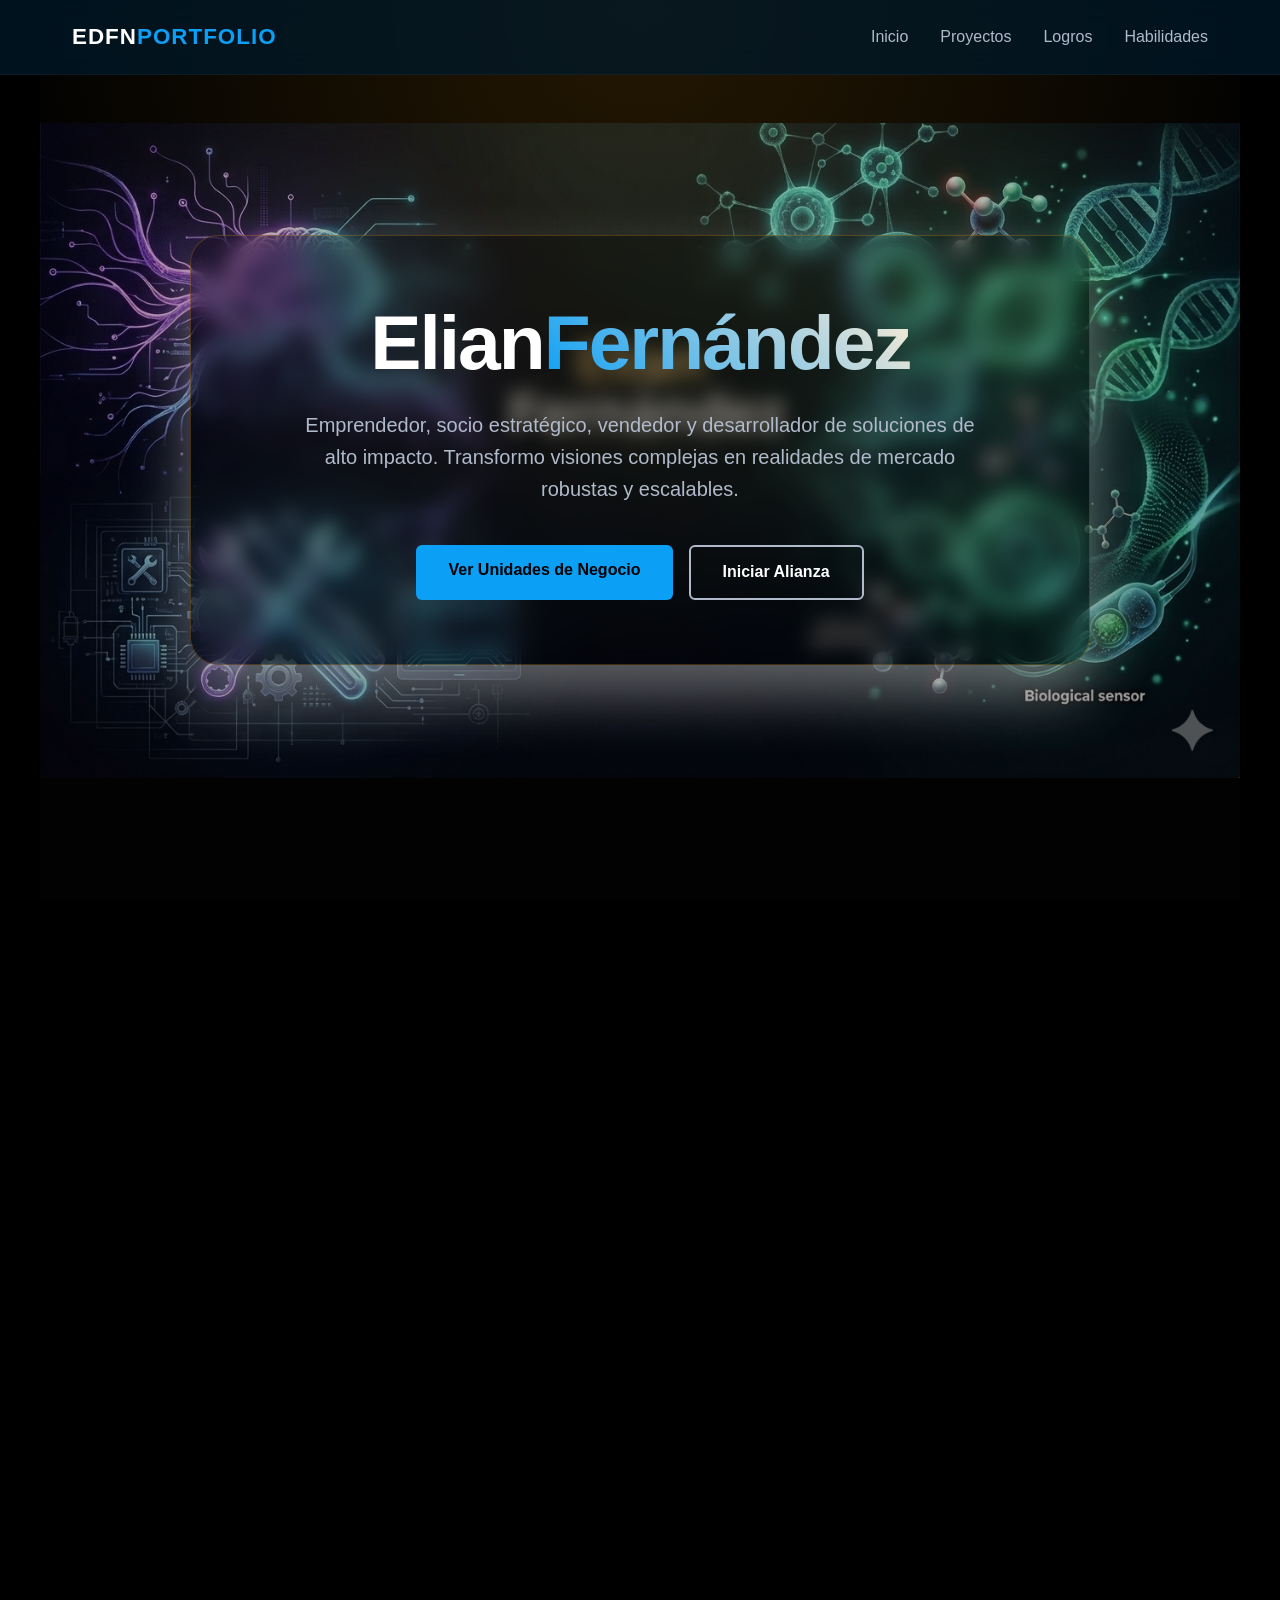
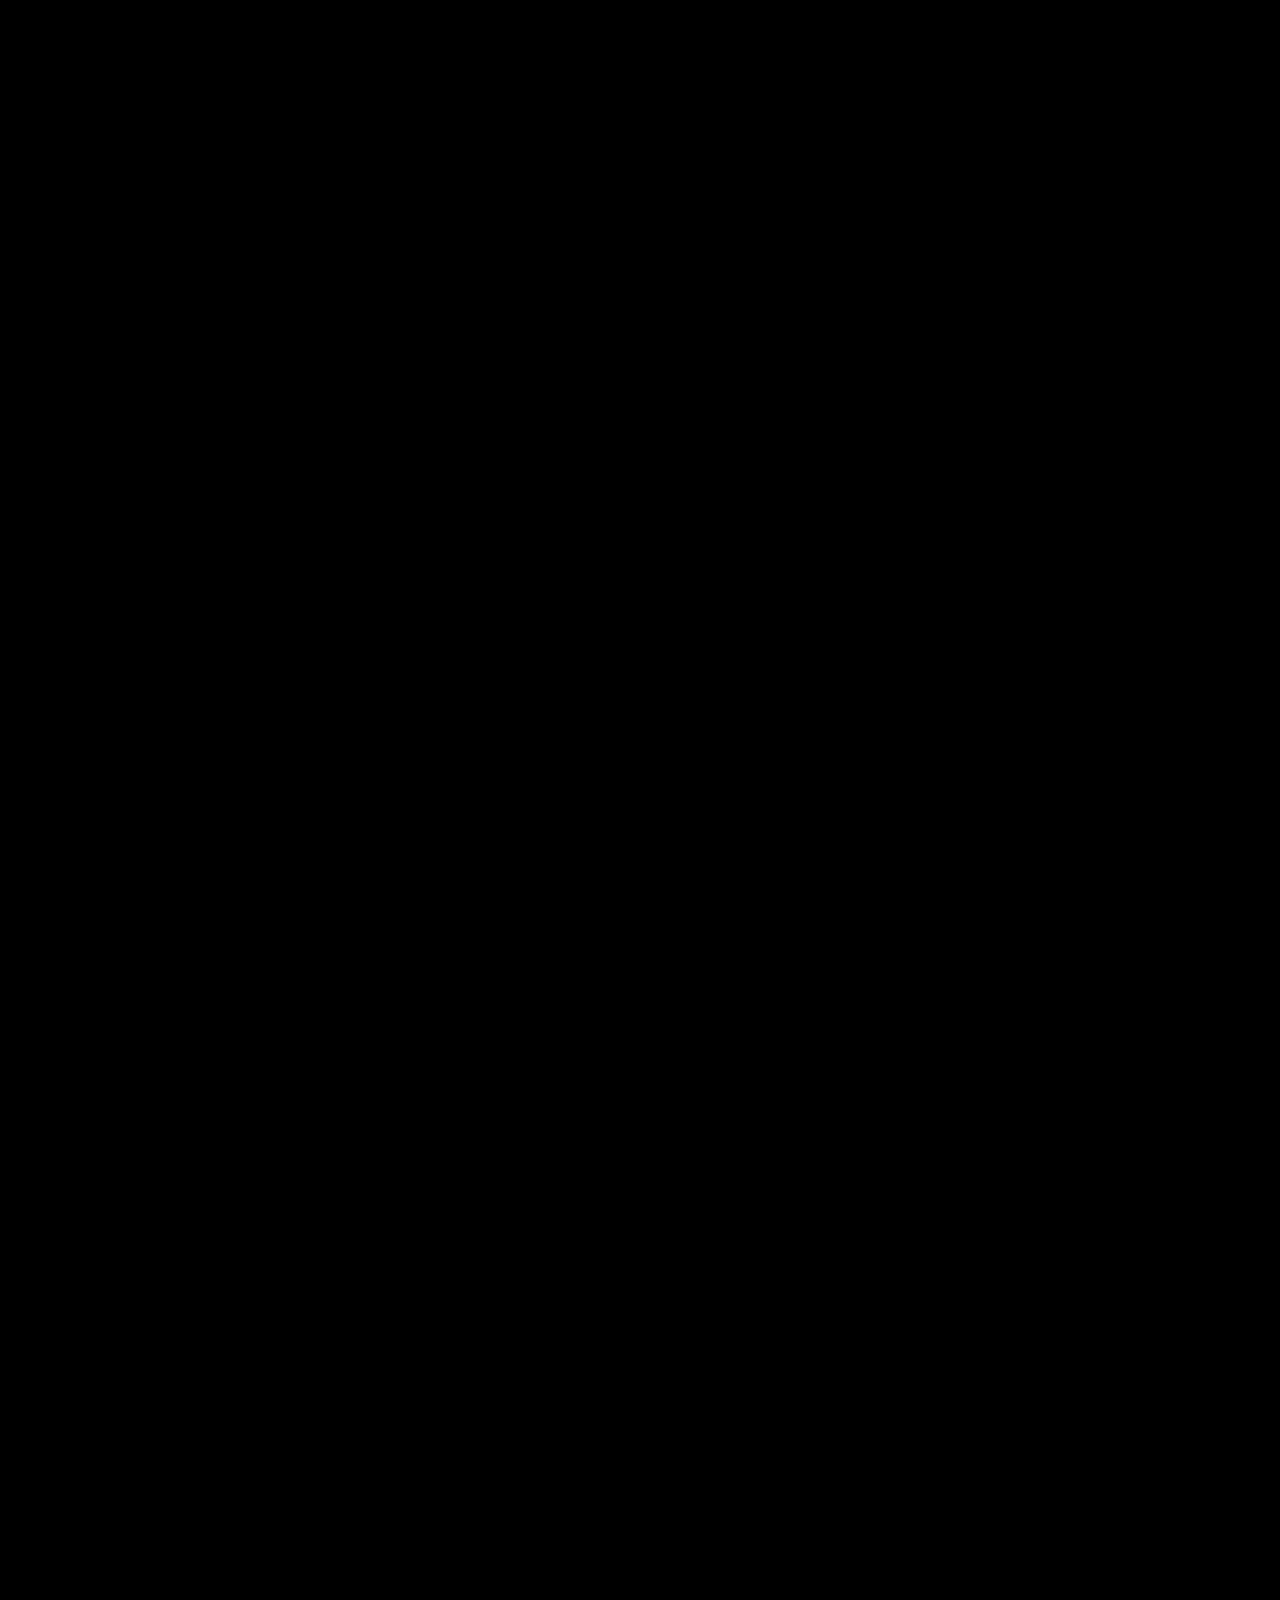
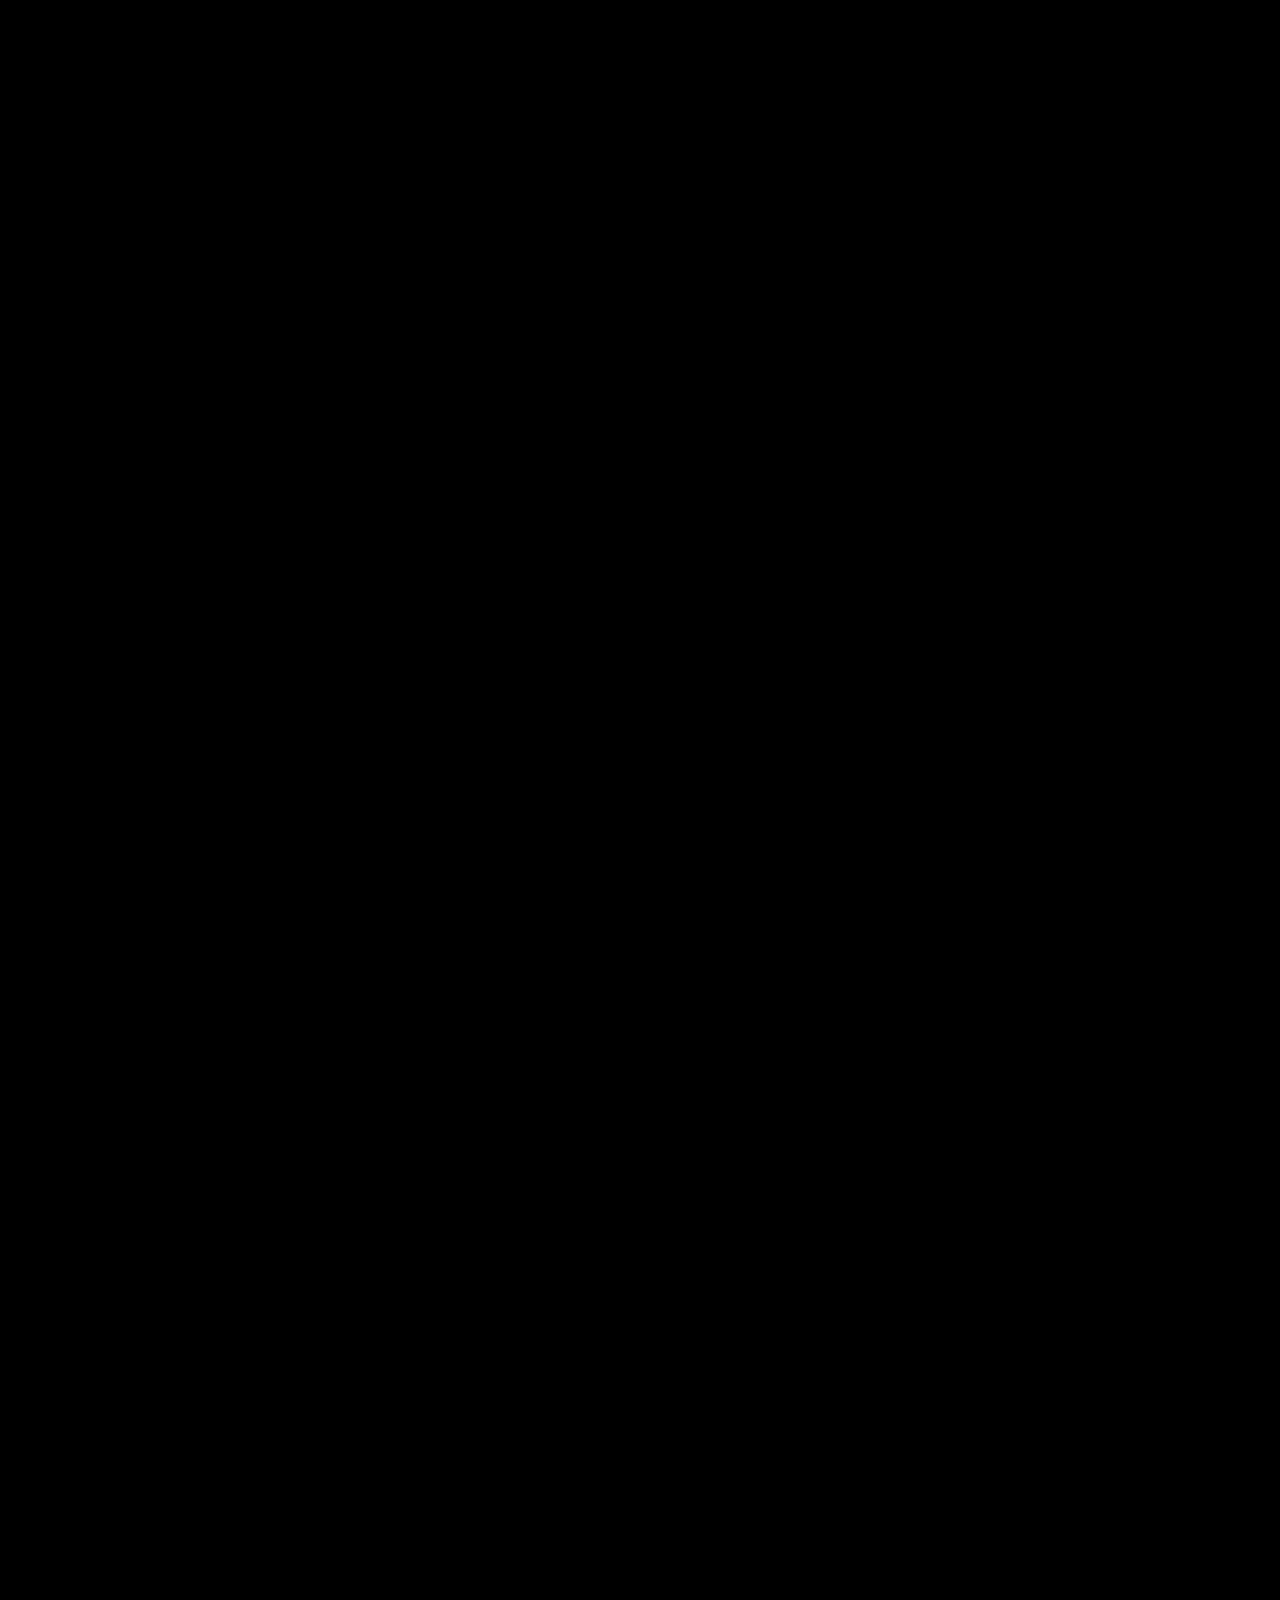
<file: index.html>
<!DOCTYPE html>
<html lang="es">
<head>
    <meta charset="UTF-8">
    <meta name="viewport" content="width=device-width, initial-scale=1.0">
    <title>EDFN | INICIO</title>
    <link rel="stylesheet" href="style.css">
    <!-- Iconos confiables y limpios -->
    <link rel="stylesheet" href="https://cdnjs.cloudflare.com/ajax/libs/font-awesome/6.4.0/css/all.min.css">
</head>
<body>

    <!-- Navegación Fija -->
    <nav class="navbar">
        <div class="nav-container">
            <a href="#" class="logo">EDFN<span>PORTFOLIO</span></a>
            <ul class="nav-links">
                <li><a href="#inicio">Inicio</a></li>
                <li><a href="#proyectos">Proyectos</a></li>
                <li><a href="#logros">Logros</a></li>
                <li><a href="#habilidades">Habilidades</a></li>
            </ul>
        </div>
    </nav>

    <!-- Sección Hero (Inicio) -->
    <header id="inicio" class="hero section">
        <div class="hero-content scroll-reveal">
            <h1>Elian<span class="text-gradient">Fernández</span> </h1>
            <p>Emprendedor, socio estratégico, vendedor y desarrollador de soluciones de alto impacto. Transformo visiones complejas en realidades de mercado robustas y escalables.</p>
            <div class="hero-buttons">
                <a href="#distribuciones" class="btn btn-primary">Ver Unidades de Negocio</a>
                <a href="#contacto" class="btn btn-secondary">Iniciar Alianza</a>
            </div>
        </div>
           </header>

        <!-- Sección Distribuciones y Franquicias Corporativas -->
    <section id="distribuciones" class="section">
    <h2 class="section-title scroll-reveal">Distribuciones & Representaciones Élite</h2>
    <p class="section-subtitle scroll-reveal">Alianzas comerciales estratégicas orientadas a la innovación fisiológica junto con tecnologías de vanguardia.</p>
    
    <div class="brands-grid-horizontal">
        
        <a href="nipponflex.html" class="brand-card-premium scroll-reveal" title="Ver más sobre Nipponflex">
            <div class="brand-badge">Distribuidor Autorizado</div>
            <div class="brand-media-box">
                <img src="nipponflex logo.png" alt="Logotipo Nipponflex" class="brand-logo-img">
            </div>
            <div class="brand-content-box">
                <h3>Nipponflex</h3>
                <p class="brand-tagline">Tecnologías de Infrarrojo Lejano e Iones Negativos.</p>
                <p class="brand-description">
                    Distribución estratégica de tecnología bioenergética enfocada en rendimiento, recuperación y bienestar avanzado.
                </p>
                <div class="brand-features">
                    <span><i class="fa-solid fa-bolt"></i> Respaldo Científico</span>
                    <span><i class="fa-solid fa-shield-halved"></i>Conoce más</span>
                </div>
            </div>
        </a>

        <a href="orayon-ia.html" class="brand-card-premium scroll-reveal" title="Ver más sobre ORAYON IA">
            <div class="brand-badge">Franquiciario</div>
            <div class="brand-media-box">
                <img src="Orayon logo.png" alt="Logotipo ORAYON IA" class="brand-logo-img">
            </div>
            <div class="brand-content-box">
                <h3>ORAYON IA</h3>
                <p class="brand-tagline">Todas las herramientas de IA del mercado en su versión premium.</p>
                <p class="brand-description">
                    Un único ecosistema que reúne educación, tecnología y una franquicia digital. Diseñado para profesionales, desarrolladores y emprendedores que buscan monetizar la alta tecnología.
                </p>
                <div class="brand-features">
                    <span><i class="fa-solid fa-robot"></i> Ecosistema Premium</span>
                    <span><i class="fa-solid fa-calculator"></i> Conoce más</span>
                </div>
            </div>
        </a>

    </div>
</section>
 

    <!-- Sección Emprendimientos y Sociedades -->
    <section id="proyectos" class="section">
        <h2 class="section-title scroll-reveal">Ecosistema Empresarial</h2>
        <div class="grid-container">
            <div class="card scroll-reveal">
                <div class="card-icon"><i class="fa-solid fa-bolt-lightning"></i></div>
                <h3>Servicios Técnicos Avanzados</h3>
                <p>Liderazgo en optimización de infraestructura energética, mantenimiento especializado y soluciones operativas de alta confianza.</p>
            </div>
            <div class="card scroll-reveal">
                <div class="card-icon"><i class="fa-solid fa-lightbulb"></i></div>
                <h3>Tecnología y Bienestar</h3>
                <p>Distribución y desarrollo de soluciones de vanguardia basadas en bio-tecnología y bienestar celular para el alto rendimiento.</p>
            </div>
            <div class="card scroll-reveal">
                <div class="card-icon"><i class="fa-solid fa-network-wired"></i></div>
                <h3>Alianzas Estratégicas</h3>
                <p>Red corporativa y sociedades enfocadas en la digitalización, optimización de procesos y escalabilidad comercial.</p>
            </div>
        </div>
    </section>

    <!-- Sección Logros y Empresas con las que colaboras -->
    <section id="logros" class="section bg-light">
        <h2 class="section-title scroll-reveal">Hitos y Respaldo</h2>
        <div class="stats-container">
            <div class="stat-item scroll-reveal">
                <span class="stat-number" data-target="3">0</span><span class="stat-plus">+</span>
                <p>Unidades de negocio individuales</p>
            </div>
            <div class="stat-item scroll-reveal">
                <span class="stat-number" data-target="3">0</span><span class="stat-plus"></span>
                <p>Marcas & Sociedades individuales</p>
            </div>
            <div class="stat-item scroll-reveal">
                <span class="stat-number" data-target="10000">0</span><span class="stat-plus"></span>
                <p>Expansion continua </p>
            </div>
        </div>
    </section>

    <!-- Sección Habilidades -->
   <section id="habilidades" class="section scroll-reveal">
        <h2 class="section-title">Habilidades Clave</h2>
        <div class="skills-container">
            <div class="skill-tag">Desarrollo Web Full-Stack</div>
            <div class="skill-tag">Estrategia Comercial B2B</div>
            <div class="skill-tag">Vendedor de productos y/o servicios</div>
            <div class="skill-tag">Multiservicios domésticos</div>
        </div>
    </section>

    <section id="contacto" class="section scroll-reveal">
        <h2 class="section-title">Iniciar una Alianza</h2>
        <p class="section-subtitle">¿Tienes un proyecto de alto impacto en mente o buscas una colaboración comercial? Déjame tus datos y me pondré en contacto contigo.</p>
        
        <div class="contact-container">
            <form class="contact-form" action="https://formspree.io/f/xojrrjwg" method="POST">
                
                <input type="hidden" name="_subject" value="Nueva Consulta / Franquicia ORAYON IA">
                
                <div class="form-group">
                    <label for="nombre">Nombre Completo</label>
                    <input type="text" id="nombre" name="nombre" placeholder="Nombre Completo" required>
                </div>
                
                <div class="form-group">
                    <label for="email">Correo Electrónico Profesional</label>
                    <input type="email" id="email" name="email" placeholder="Correo Electrónico Profesional" required>
                </div>
                
                <div class="form-group">
                    <label for="empresa">Empresa / Proyecto</label>
                    <input type="text" id="empresa" name="empresa" placeholder="Nombre de tu organización (Opcional)">
                </div>
                
                <div class="form-group">
                    <label for="mensaje">Propuesta o Mensaje</label>
                    <textarea id="mensaje" name="mensaje" rows="5" placeholder="¿Te interesa como usuario o deseas adquirir una Franquicia Digital? Cuéntanos tus objetivos..." required></textarea>
                </div>
                
                <button type="submit" class="btn btn-primary btn-submit">Solicitar Acceso Tecnológico</button>
            </form>
        </div>
    </section>


    

    <script src="script.js"></script>
    
</body>
</html>
</file>
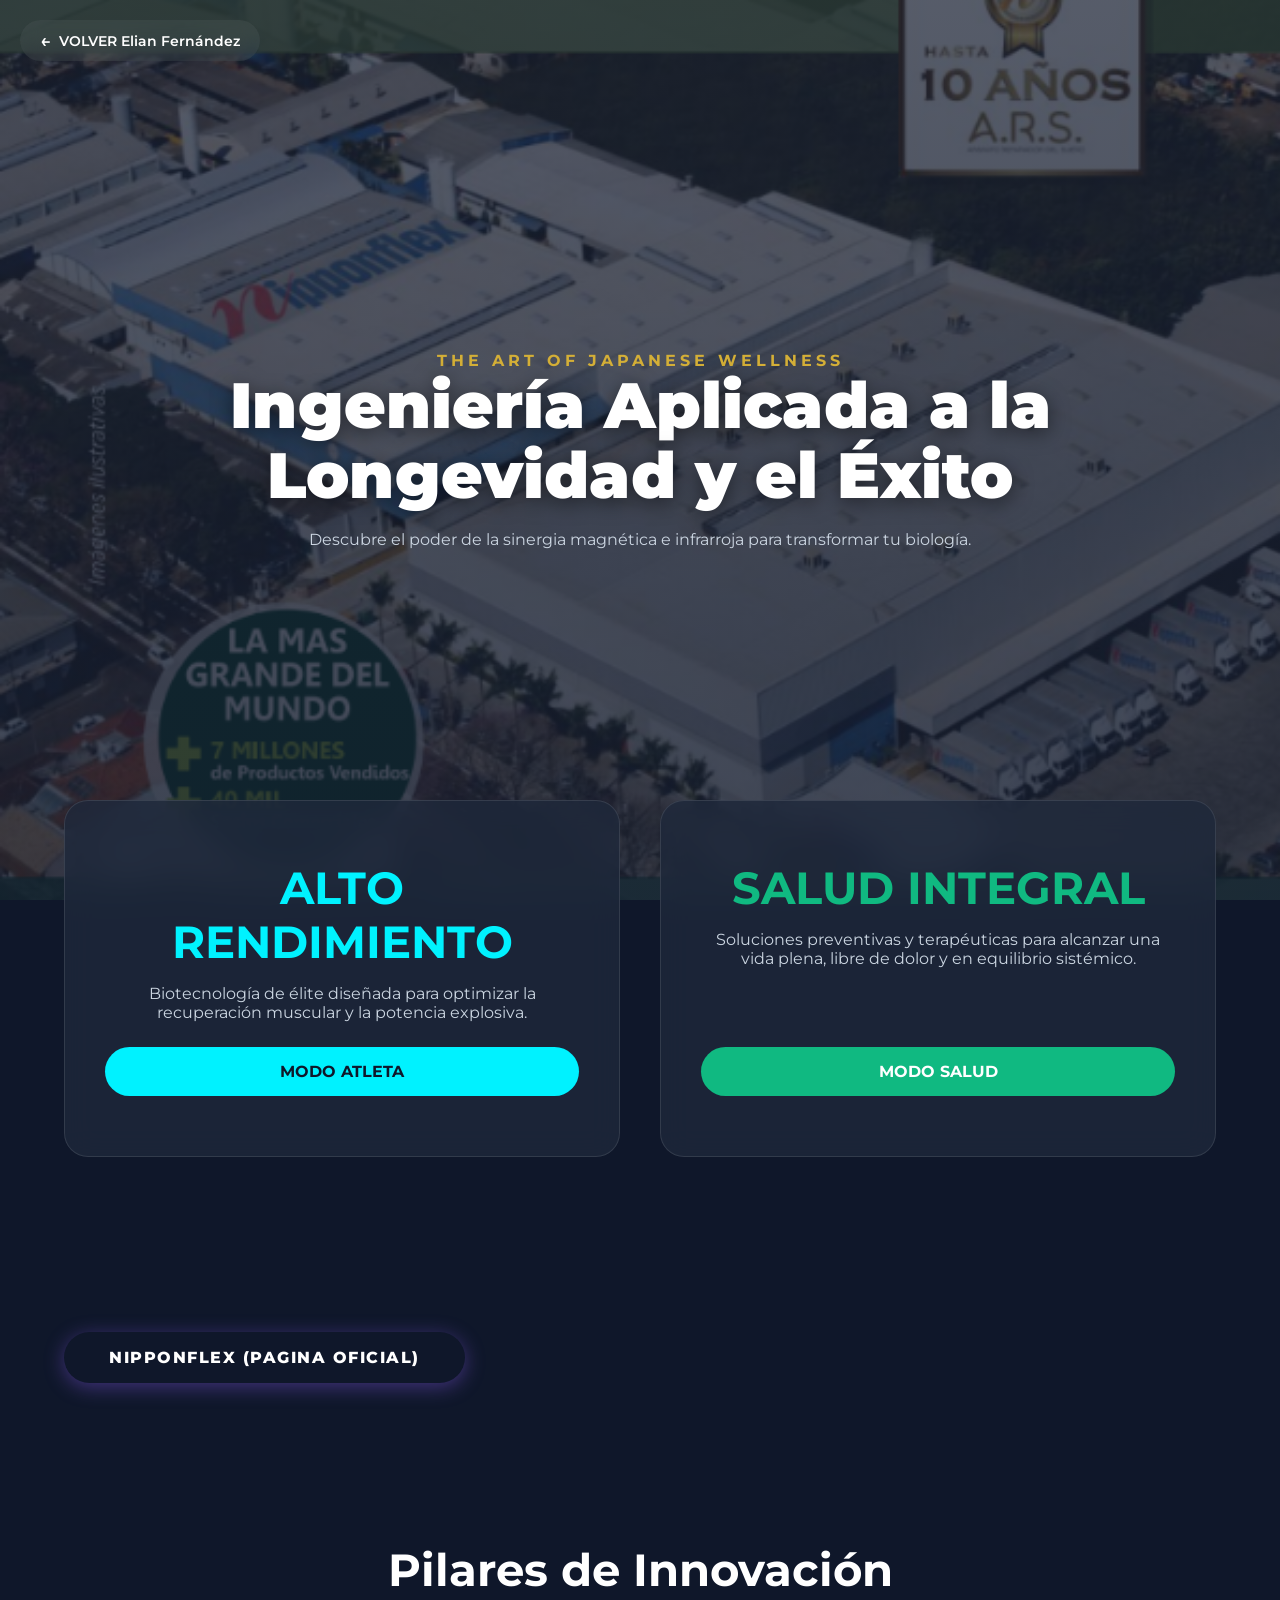
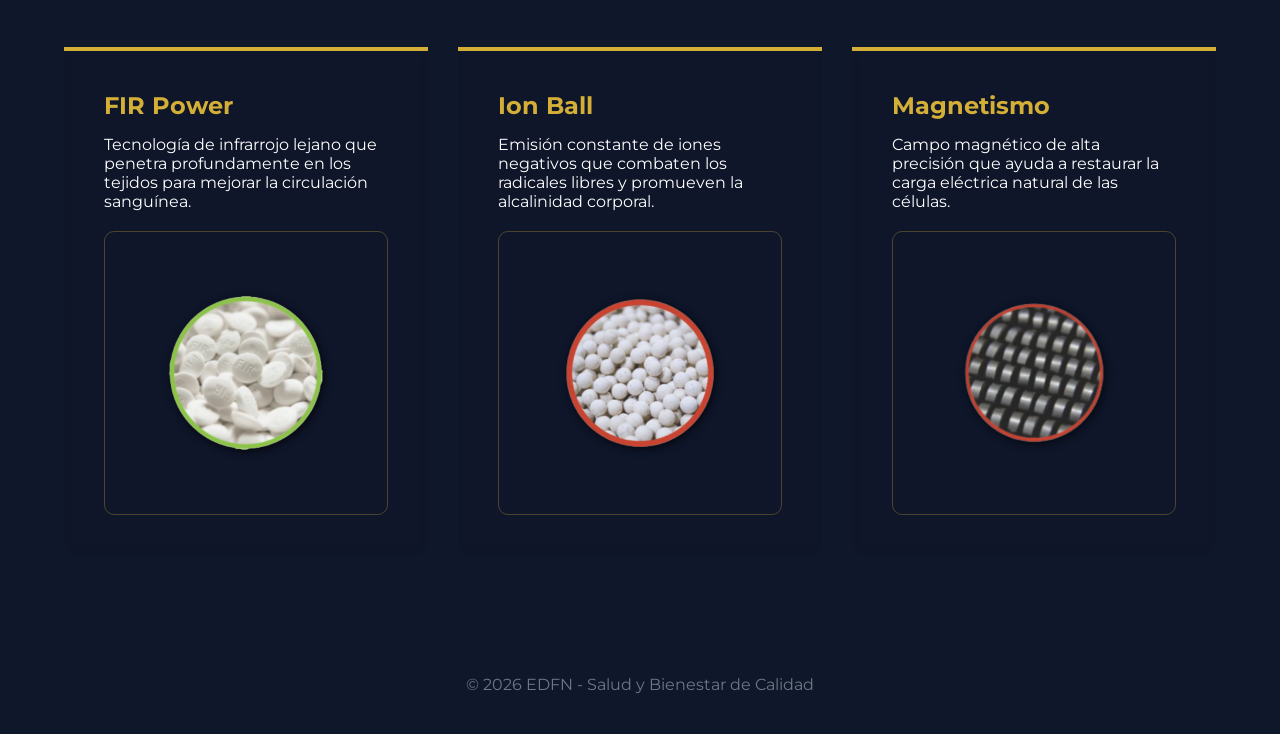
<file: nipponflex.html>
<!DOCTYPE html>
<html lang="es">
<head>
    <meta charset="UTF-8">
    <meta name="viewport" content="width=device-width, initial-scale=1.0">
    <title>Nipponflex | Ingeniería para la Vida</title>
    <link href="https://fonts.googleapis.com/css2?family=Montserrat:wght@300;400;700;900&display=swap" rel="stylesheet">
    <link href="https://unpkg.com/aos@2.3.1/dist/aos.css" rel="stylesheet">
    <style>
        :root {
            --bg-deep: #0f172a;
            --bg-neutral: rgba(30, 41, 59, 0.8); /* Glassmorphism */
            --accent-athlete: #00f2ff;
            --accent-patient: #10b981;
            --gold: #d4af37;
            --text-silver: #cbd5e1;
            --white: #ffffff;
        }

        * { margin: 0; padding: 0; box-sizing: border-box; scroll-behavior: smooth; }

        body {
            font-family: 'Montserrat', sans-serif;
            background-color: var(--bg-deep);
            color: var(--text-silver);
            overflow-x: hidden;
        }
        /* Botón de Regresar al HUB (Mismo comportamiento de tus archivos) */
        .btn-back-hub {
            position: fixed;
            top: 20px;
            left: 20px;
            z-index: 1000;
            padding: 10px 20px;
            background: rgba(255, 255, 255, 0.05);
            backdrop-filter: blur(10px);
            border: 1px solid var(--glass-border);
            border-radius: 50px;
            color: #ffffff;
            text-decoration: none;
            font-weight: 600;
            font-size: 0.9rem;
            display: flex;
            align-items: center;
            gap: 8px;
            transition: all 0.3s ease;
        }

        .btn-back-hub:hover {
            background: rgba(139, 92, 246, 0.2);
            border-color: var(--accent-ia);
            transform: translateX(5px);
        }

        .btn-back-hub::before {
            content: '←';
            font-size: 1.1rem;
        }

        .container { width: 90%; max-width: 1200px; margin: 0 auto; padding: 80px 0; }

        /* --- Hero Section con Imagen de Fondo (Ingeniería y Zen) --- */
        .hero {
            height: 100vh;
            display: flex;
            align-items: center;
            justify-content: center;
            text-align: center;
            position: relative;
            background: linear-gradient(rgba(15, 23, 42, 0.7), rgba(15, 23, 42, 0.8)), 
                        url('Captura de pantalla 2026-05-11 223202.png');
            background-size: cover;
            background-position: center;
            background-attachment: fixed;
        }

        .hero h1 {
            font-size: clamp(2.5rem, 6vw, 4rem);
            font-weight: 900;
            color: var(--white);
            line-height: 1.1;
            margin-bottom: 20px;
            text-shadow: 0 4px 20px rgba(0,0,0,0.5);
        }
        .btn-join-ia {
            display: inline-block;
            padding: 16px 45px;
            background: linear-gradient(45deg, var(--accent-ia), var(--tech-cyan));
            color: var(--white);
            text-decoration: none;
            font-weight: 800;
            font-size: 1rem;
            border-radius: 50px;
            text-transform: uppercase;
            letter-spacing: 1.5px;
            box-shadow: 0 4px 20px rgba(139, 92, 246, 0.4);
            transition: all 0.4s cubic-bezier(0.175, 0.885, 0.32, 1.275);
            margin-top: 15px;
        }

        .btn-join-ia:hover {
            transform: translateY(-4px) scale(1.03);
            box-shadow: 0 8px 30px rgba(6, 182, 212, 0.6);
            background: linear-gradient(45deg, var(--tech-cyan), var(--accent-ia));
        }
        
        .btn-join-ia:active {
            transform: translateY(-1px);
        }

        /* --- Selector de Perfil --- */
        .profile-selector {
            display: grid;
            grid-template-columns: repeat(auto-fit, minmax(350px, 1fr));
            gap: 40px;
            margin-top: -100px; /* Traslape sobre el hero */
            position: relative;
            z-index: 10;
        }

        .profile-card {
            backdrop-filter: blur(15px);
            background: var(--bg-neutral);
            padding: 60px 40px;
            border-radius: 24px;
            text-align: center;
            transition: all 0.5s ease;
            border: 1px solid rgba(255,255,255,0.1);
            text-decoration: none;
            color: inherit;
            display: flex;
            flex-direction: column;
            justify-content: space-between;
            overflow: hidden;
            position: relative;
        }

        /* Imágenes específicas para cada card al hacer hover */
        .profile-card.athlete::before, .profile-card.patient::before {
            content: '';
            position: absolute;
            top: 0; left: 0; width: 100%; height: 100%;
            opacity: 0;
            transition: opacity 0.5s ease;
            z-index: -1;
        }

        .profile-card.athlete::before {
            background: linear-gradient(rgba(0, 242, 255, 0.2), rgba(15, 23, 42, 0.9)),
                        url('https://images.unsplash.com/photo-1517649763962-0c623066013b?q=80&w=800&auto=format&fit=crop');
            background-size: cover;
        }

        .profile-card.patient::before {
            background: linear-gradient(rgba(16, 185, 129, 0.2), rgba(15, 23, 42, 0.9)),
                        url('https://images.unsplash.com/photo-1576091160550-2173dba999ef?q=80&w=800&auto=format&fit=crop');
            background-size: cover;
        }

        .profile-card:hover::before { opacity: 1; }

        .profile-card:hover {
            transform: translateY(-15px);
            border-color: rgba(255,255,255,0.3);
        }

        /* --- Sección de Tecnología con Fondo de Partículas --- */
        .tech-section { 
            background: linear-gradient(rgba(15, 23, 42, 0.9), rgba(15, 23, 42, 0.9)),
                        url('https://images.unsplash.com/photo-1635070041078-e363dbe005cb?q=80&w=1920&auto=format&fit=crop');
            background-size: cover;
            background-attachment: fixed;
        }

        .tech-grid {
            display: grid;
            grid-template-columns: repeat(auto-fit, minmax(300px, 1fr));
            gap: 30px;
            margin-top: 50px;
        }

        .tech-item {
            padding: 40px;
            background: rgba(15, 23, 42, 0.6);
            border-top: 4px solid var(--gold);
            backdrop-filter: blur(5px);
            border-radius: 0 0 15px 15px;
            transition: transform 0.3s;
        }

        .tech-item:hover { transform: scale(1.02); }

        .tech-item h3 { color: var(--gold); margin-bottom: 15px; font-size: 1.5rem; }

        h2 { font-size: 2.8rem; text-align: center; color: var(--white); margin-bottom: 20px; }

        .tech-section {
        /* Fondo base oscuro por si la imagen tarda en cargar */
        background-color: #0f172a; 
        
        /* Capa de degradado oscuro sobre la imagen para asegurar la legibilidad del texto */
        background-image: linear-gradient(rgba(15, 23, 42, 0.8), rgba(15, 23, 42, 0.8)), 
                          url('Captura de pantalla 2026-05-11 223427.png');
        
        /* Propiedades para que la imagen cubra toda la sección y se mantenga centrada */
        background-size: cover;
        background-position: below;
        
        /* Efecto parallax (opcional, si lo deseas mantener) */
        background-attachment: fixed;
        
        /* Asegura que el texto sea blanco sobre el fondo oscuro */
        color: #ffffff;
    }

    /* Asegura que los títulos y párrafos dentro de esta sección sean legibles */
    .tech-section h2, .tech-section h3, .tech-section p {
        color: #ffffff;
    }

    /* Estilos base para la cuadrícula y los ítems (ajustar según tu CSS global) */
    .tech-grid {
        display: grid;
        grid-template-columns: repeat(auto-fit, minmax(300px, 1fr));
        gap: 30px;
        margin-top: 50px;
    }

    .tech-item {
        padding: 40px;
        background: rgba(15, 23, 42, 0.6); /* Fondo semi-transparente para cada ítem */
        border-top: 4px solid #d4af37; /* Borde dorado característico */
        backdrop-filter: blur(5px); /* Efecto de desenfoque de cristal */
        border-radius: 0 0 15px 15px;
    }

    .tech-item h3 {
        color: #d4af37; /* Dorado para los títulos de los ítems */
        margin-bottom: 15px;
    }

    </style>
</head>
<body>
    <a href="index.html" class="btn-back-hub">VOLVER Elian Fernández</a>

    <!-- Hero Hub -->
    <header class="hero">
        <div class="container" data-aos="fade-up">
            <span style="color: var(--gold); font-weight: 700; letter-spacing: 4px; text-transform: uppercase;">The Art of Japanese Wellness</span>
            <h1>Ingeniería Aplicada a la<br>Longevidad y el Éxito</h1>
            <p>Descubre el poder de la sinergia magnética e infrarroja para transformar tu biología.</p>
        </div>
    </header>
    

    <!-- Selector de Perfil -->
    <section class="container" style="padding-top: 0;">
        <div class="profile-selector">
            
            <a href="atletas.html" class="profile-card athlete" data-aos="fade-up" data-aos-delay="100">
                <div>
                    <h2 style="color: var(--accent-athlete); margin-bottom: 15px;">ALTO RENDIMIENTO</h2>
                    <p>Biotecnología de élite diseñada para optimizar la recuperación muscular y la potencia explosiva.</p>
                </div>
                <div style="background: var(--accent-athlete); color: var(--bg-deep); padding: 15px; border-radius: 50px; font-weight: 700; margin-top: 25px;">MODO ATLETA</div>
            </a>

            <a href="pacientes.html" class="profile-card patient" data-aos="fade-up" data-aos-delay="200">
                <div>
                    <h2 style="color: var(--accent-patient); margin-bottom: 15px;">SALUD INTEGRAL</h2>
                    <p>Soluciones preventivas y terapéuticas para alcanzar una vida plena, libre de dolor y en equilibrio sistémico.</p>
                </div>
                <div style="background: var(--accent-patient); color: var(--white); padding: 15px; border-radius: 50px; font-weight: 700; margin-top: 25px;">MODO SALUD</div>
            </a>

        </div>
    </section>

    <!-- Resumen de Tecnología -->
<div class="container">
     <a href="https://www.nipponflex.com/" target="_blank" class="btn-join-ia">Nipponflex (pagina oficial)</a>
     </div>

    <section class="tech-section">
    <div class="container">
        <h2 data-aos="fade-up">Pilares de Innovación</h2>
        <div class="tech-grid">
            
            <div class="tech-item" data-aos="zoom-in" data-aos-delay="100">
                <h3>FIR Power</h3>
                <p>Tecnología de infrarrojo lejano que penetra profundamente en los tejidos para mejorar la circulación sanguínea.</p>
                <div style="margin-top: 20px; border-radius: 10px; overflow: hidden; border: 1px solid rgba(212, 175, 55, 0.3);">
                    <img src="Sin título-1 (14).png" alt="Tecnología FIR" style="width: 100%; height: auto; display: block;">
                </div>
            </div>

            <div class="tech-item" data-aos="zoom-in" data-aos-delay="200">
                <h3>Ion Ball</h3>
                <p>Emisión constante de iones negativos que combaten los radicales libres y promueven la alcalinidad corporal.</p>
                <div style="margin-top: 20px; border-radius: 10px; overflow: hidden; border: 1px solid rgba(212, 175, 55, 0.3);">
                    <img src="Sin título-2 (16).png" alt="Tecnología Ion Ball" style="width: 100%; height: auto; display: block;">
                </div>
            </div>

            <div class="tech-item" data-aos="zoom-in" data-aos-delay="300">
                <h3>Magnetismo</h3>
                <p>Campo magnético de alta precisión que ayuda a restaurar la carga eléctrica natural de las células.</p>
                <div style="margin-top: 20px; border-radius: 10px; overflow: hidden; border: 1px solid rgba(212, 175, 55, 0.3);">
                    <img src="Sin título-3.png" alt="Tecnología Magnetismo" style="width: 100%; height: auto; display: block;">
                </div>
            </div>

        </div>
    </div>
</section>

    <footer style="text-align: center; padding: 40px; opacity: 0.5;">
        <p>© 2026 EDFN - Salud y Bienestar de Calidad</p>
    </footer>

    <script src="https://unpkg.com/aos@2.3.1/dist/aos.js"></script>
    <script>
        AOS.init({ duration: 1000, once: true });
    </script>
</body>
</html>
</file>
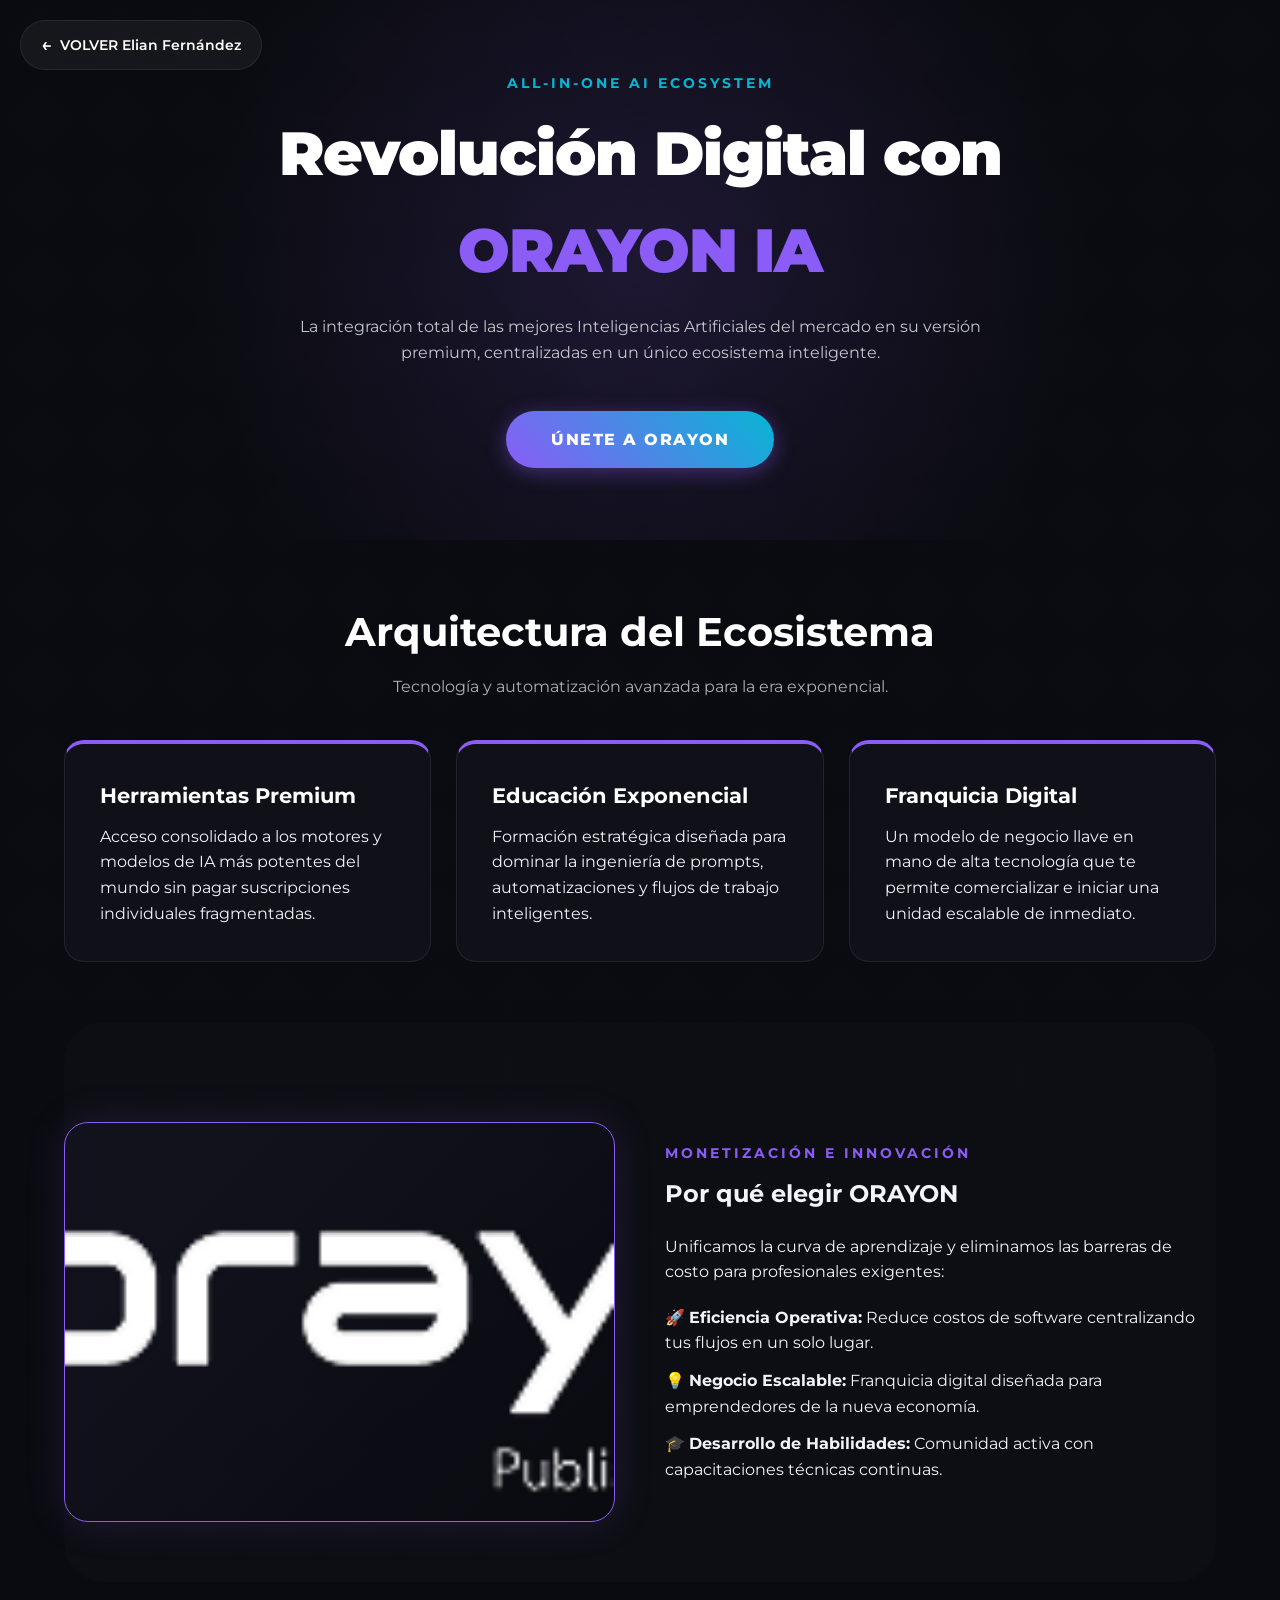
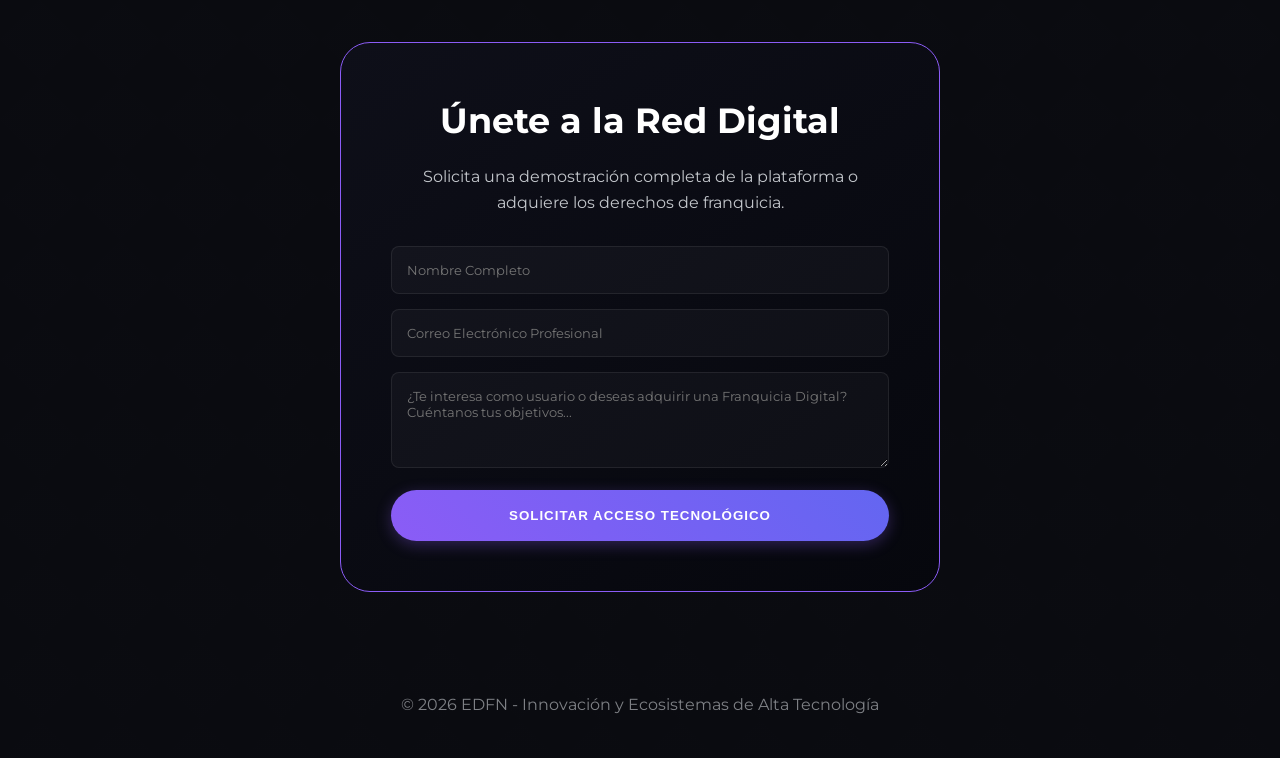
<file: orayon-ia.html>
<!DOCTYPE html>
<html lang="es">
<head>
    <meta charset="UTF-8">
    <meta name="viewport" content="width=device-width, initial-scale=1.0">
    <title>ORAYON IA | Ecosistema Tecnológico de Élite</title>
    <link href="https://fonts.googleapis.com/css2?family=Montserrat:wght@300;400;700;900&display=swap" rel="stylesheet">
    <link href="https://unpkg.com/aos@2.3.1/dist/aos.css" rel="stylesheet">
    
    <style>
        :root {
            --bg-deep: #0a0b10;        /* Negro cibernético profundo */
            --bg-card: rgba(20, 21, 33, 0.6); /* Glassmorphism para las tarjetas */
            --accent-ia: #8b5cf6;      /* Violeta Eléctrico Inteligencia Artificial */
            --tech-cyan: #06b6d4;      /* Cian Neón Tecnológico */
            --text-main: #f1f5f9;      /* Blanco grisáceo premium */
            --white: #ffffff;
            --glass-border: rgba(255, 255, 255, 0.08);
        }

        * { margin: 0; padding: 0; box-sizing: border-box; scroll-behavior: smooth; }

        body {
            font-family: 'Montserrat', sans-serif;
            background-color: var(--bg-deep);
            color: var(--text-main);
            line-height: 1.6;
            overflow-x: hidden;
            /* Fondo tecnológico sutil basado en tu estilo */
            background-image: 
                linear-gradient(rgba(10, 11, 16, 0.85), rgba(10, 11, 16, 0.95)),
                url("data:image/svg+xml,%3Csvg width='80' height='80' viewBox='0 0 80 80' xmlns='http://www.w3.org/2000/svg'%3E%3Cg fill='none' fill-rule='evenodd'%3E%3Cg fill='%238b5cf6' fill-opacity='0.03'%3E%3Cpath d='M40 0l40 40-40 40L0 40z'/%3E%3C/g%3E%3C/g%3E%3C/svg%3E");
        }

        .container { width: 90%; max-width: 1200px; margin: 0 auto; padding: 60px 0; }

        /* Botón de Regresar al HUB (Mismo comportamiento de tus archivos) */
        .btn-back-hub {
            position: fixed;
            top: 20px;
            left: 20px;
            z-index: 1000;
            padding: 10px 20px;
            background: rgba(255, 255, 255, 0.05);
            backdrop-filter: blur(10px);
            border: 1px solid var(--glass-border);
            border-radius: 50px;
            color: #ffffff;
            text-decoration: none;
            font-weight: 600;
            font-size: 0.9rem;
            display: flex;
            align-items: center;
            gap: 8px;
            transition: all 0.3s ease;
        }

        .btn-back-hub:hover {
            background: rgba(139, 92, 246, 0.2);
            border-color: var(--accent-ia);
            transform: translateX(5px);
        }

        .btn-back-hub::before {
            content: '←';
            font-size: 1.1rem;
        }

        /* --- Hero Section de IA --- */
        .hero-ia {
            height: 60vh;
            display: flex;
            align-items: center;
            justify-content: center;
            text-align: center;
            position: relative;
            background: radial-gradient(circle at center, rgba(139, 92, 246, 0.15) 0%, transparent 65%);
        }

        .hero-ia h1 {
            font-size: clamp(2.2rem, 6vw, 3.8rem);
            color: var(--white);
            font-weight: 900;
            margin-bottom: 15px;
            letter-spacing: -1px;
        }

        .tech-tag {
            color: var(--tech-cyan);
            font-weight: 700;
            text-transform: uppercase;
            letter-spacing: 3px;
            display: block;
            margin-bottom: 10px;
            font-size: 0.9rem;
        }
        /* --- Nuevo Botón Únete Élite --- */
        .btn-join-ia {
            display: inline-block;
            padding: 16px 45px;
            background: linear-gradient(45deg, var(--accent-ia), var(--tech-cyan));
            color: var(--white);
            text-decoration: none;
            font-weight: 800;
            font-size: 1rem;
            border-radius: 50px;
            text-transform: uppercase;
            letter-spacing: 1.5px;
            box-shadow: 0 4px 20px rgba(139, 92, 246, 0.4);
            transition: all 0.4s cubic-bezier(0.175, 0.885, 0.32, 1.275);
            margin-top: 15px;
        }

        .btn-join-ia:hover {
            transform: translateY(-4px) scale(1.03);
            box-shadow: 0 8px 30px rgba(6, 182, 212, 0.6);
            background: linear-gradient(45deg, var(--tech-cyan), var(--accent-ia));
        }
        
        .btn-join-ia:active {
            transform: translateY(-1px);
        }

        /* --- Grid de Pilares/Herramientas --- */
        .tools-grid {
            display: grid;
            grid-template-columns: repeat(auto-fit, minmax(280px, 1fr));
            gap: 25px;
            margin-top: 40px;
        }

        .tool-card {
            background: var(--bg-card);
            padding: 35px;
            border-radius: 20px;
            border-top: 4px solid var(--accent-ia);
            border-left: 1px solid var(--glass-border);
            border-right: 1px solid var(--glass-border);
            border-bottom: 1px solid var(--glass-border);
            transition: all 0.3s ease;
        }

        .tool-card:hover {
            transform: translateY(-5px);
            border-color: var(--tech-cyan);
            box-shadow: 0 10px 30px rgba(6, 182, 212, 0.1);
        }

        .tool-card h3 {
            color: var(--white);
            margin-bottom: 12px;
            font-size: 1.3rem;
            font-weight: 700;
        }

        /* --- Sección de Enfoque de Negocio / Producto --- */
        .product-flex {
            display: flex;
            align-items: center;
            gap: 50px;
            flex-wrap: wrap;
            margin-top: 40px;
        }

        .product-info, .product-media {
            flex: 1;
            min-width: 320px;
        }

        /* Caja de Imagen Estilo Neón */
        .media-box-ia {
            background: linear-gradient(135deg, rgba(20, 21, 33, 0.8), rgba(10, 11, 16, 0.9));
            border: 1px solid var(--accent-ia);
            height: 400px;
            border-radius: 24px;
            display: flex;
            align-items: center;
            justify-content: center;
            box-shadow: 0 0 40px rgba(139, 92, 246, 0.15);
            overflow: hidden;
        }

        .media-box-ia img {
            width: 100%;
            height: 100%;
            object-fit: cover;
        }

        /* --- Formulario de Contacto Corporativo --- */
        .contact-box {
            background: linear-gradient(145deg, #0e0f19, #06070d);
            padding: 50px;
            border-radius: 30px;
            border: 1px solid var(--accent-ia);
            max-width: 600px;
            margin: 0 auto;
        }

        .contact-box h2 {
            font-size: 2.2rem;
            color: var(--white);
            margin-bottom: 15px;
            text-align: center;
        }

        input, textarea {
            width: 100%;
            padding: 15px;
            margin-bottom: 15px;
            background: rgba(255, 255, 255, 0.03);
            border: 1px solid var(--glass-border);
            color: white;
            border-radius: 8px;
            font-family: inherit;
        }

        input:focus, textarea:focus {
            outline: none;
            border-color: var(--tech-cyan);
        }

        .btn-ia {
            display: inline-block;
            width: 100%;
            padding: 18px 40px;
            background: linear-gradient(45deg, var(--accent-ia), #6366f1);
            color: var(--white);
            text-decoration: none;
            font-weight: 700;
            border-radius: 50px;
            border: none;
            cursor: pointer;
            text-transform: uppercase;
            letter-spacing: 1px;
            transition: all 0.3s ease;
            box-shadow: 0 4px 15px rgba(139, 92, 246, 0.3);
        }

        .btn-ia:hover {
            transform: translateY(-2px);
            box-shadow: 0 6px 25px rgba(139, 92, 246, 0.5);
        }

        h2.section-title {
            font-size: 2.5rem;
            text-align: center;
            color: var(--white);
            margin-bottom: 10px;
        }
    </style>
</head>
<body>

    <a href="index.html" class="btn-back-hub">VOLVER Elian Fernández</a>

    <header class="hero-ia">
        <div class="container" data-aos="fade-down">
            <span class="tech-tag">All-In-One AI Ecosystem</span>
            <h1>Revolución Digital con <br><span style="color: var(--accent-ia);">ORAYON IA</span></h1>
            <p style="max-width: 700px; margin: 0 auto 30px; opacity: 0.8;">La integración total de las mejores Inteligencias Artificiales del mercado en su versión premium, centralizadas en un único ecosistema inteligente.</p>
            
            <a href="https://app.orayon.ai/lp-es/eliandfdz#pacotes" target="_blank" class="btn-join-ia">Únete a Orayon</a>
        </div>
    </header>

    <section class="container">
        <h2 class="section-title" data-aos="fade-up">Arquitectura del Ecosistema</h2>
        <p style="text-align: center; opacity: 0.7; margin-bottom: 40px;">Tecnología y automatización avanzada para la era exponencial.</p>
        
        <div class="tools-grid">
            <div class="tool-card" data-aos="fade-up" data-aos-delay="100">
                <h3>Herramientas Premium</h3>
                <p>Acceso consolidado a los motores y modelos de IA más potentes del mundo sin pagar suscripciones individuales fragmentadas.</p>
            </div>
            <div class="tool-card" data-aos="fade-up" data-aos-delay="200">
                <h3>Educación Exponencial</h3>
                <p>Formación estratégica diseñada para dominar la ingeniería de prompts, automatizaciones y flujos de trabajo inteligentes.</p>
            </div>
            <div class="tool-card" data-aos="fade-up" data-aos-delay="300">
                <h3>Franquicia Digital</h3>
                <p>Un modelo de negocio llave en mano de alta tecnología que te permite comercializar e iniciar una unidad escalable de inmediato.</p>
            </div>
        </div>
    </section>

    <section class="container" style="background: rgba(255,255,255,0.01); border-radius: 40px;">
        <div class="product-flex">
            <div class="product-media" data-aos="fade-right">
                <div class="media-box-ia">
                    <img src="Orayon logo.png" alt="Ecosistema Digital Orayon IA" onerror="this.style.display='none';">
                    <span style="position: absolute; color: var(--glass-border); font-weight: 800; font-size: 1.2rem;"></span>
                </div>
            </div>
            <div class="product-info" data-aos="fade-left">
                <span class="tech-tag" style="color: var(--accent-ia);">Monetización e Innovación</span>
                <h2 style="text-align: left; margin-bottom: 20px;">Por qué elegir ORAYON</h2>
                <p>Unificamos la curva de aprendizaje y eliminamos las barreras de costo para profesionales exigentes:</p>
                <ul style="list-style: none; margin: 20px 0;">
                    <li style="margin-bottom: 12px;">🚀 <strong>Eficiencia Operativa:</strong> Reduce costos de software centralizando tus flujos en un solo lugar.</li>
                    <li style="margin-bottom: 12px;">💡 <strong>Negocio Escalable:</strong> Franquicia digital diseñada para emprendedores de la nueva economía.</li>
                    <li style="margin-bottom: 12px;">🎓 <strong>Desarrollo de Habilidades:</strong> Comunidad activa con capacitaciones técnicas continuas.</li>
                </ul>
            </div>
        </div>
    </section>

    <section id="contacto-ia" class="container">
        <div class="contact-box" data-aos="flip-up">
            <h2>Únete a la Red Digital</h2>
            <p style="text-align: center; color: var(--text-main); opacity: 0.8; margin-bottom: 30px;">Solicita una demostración completa de la plataforma o adquiere los derechos de franquicia.</p>
            
            <form action="https://formspree.io/f/xojrrjwg" method="POST">
                <input type="hidden" name="_subject" value="Nueva Consulta / Franquicia ORAYON IA">
                
                <input type="text" name="nombre" placeholder="Nombre Completo" required>
                <input type="email" name="email" placeholder="Correo Electrónico Profesional" required>
                <textarea name="mensaje" placeholder="¿Te interesa como usuario o deseas adquirir una Franquicia Digital? Cuéntanos tus objetivos..." rows="4" required></textarea>
                
                <button type="submit" class="btn-ia">Solicitar Acceso Tecnológico</button>
            </form>
        </div>
    </section>

    <footer style="text-align: center; padding: 40px; opacity: 0.5;">
        <p>© 2026 EDFN - Innovación y Ecosistemas de Alta Tecnología</p>
    </footer>

    <script src="https://unpkg.com/aos@2.3.1/dist/aos.js"></script>
    <script>
        AOS.init({ duration: 1000, once: true });
    </script>
</body>
</html>
</file>
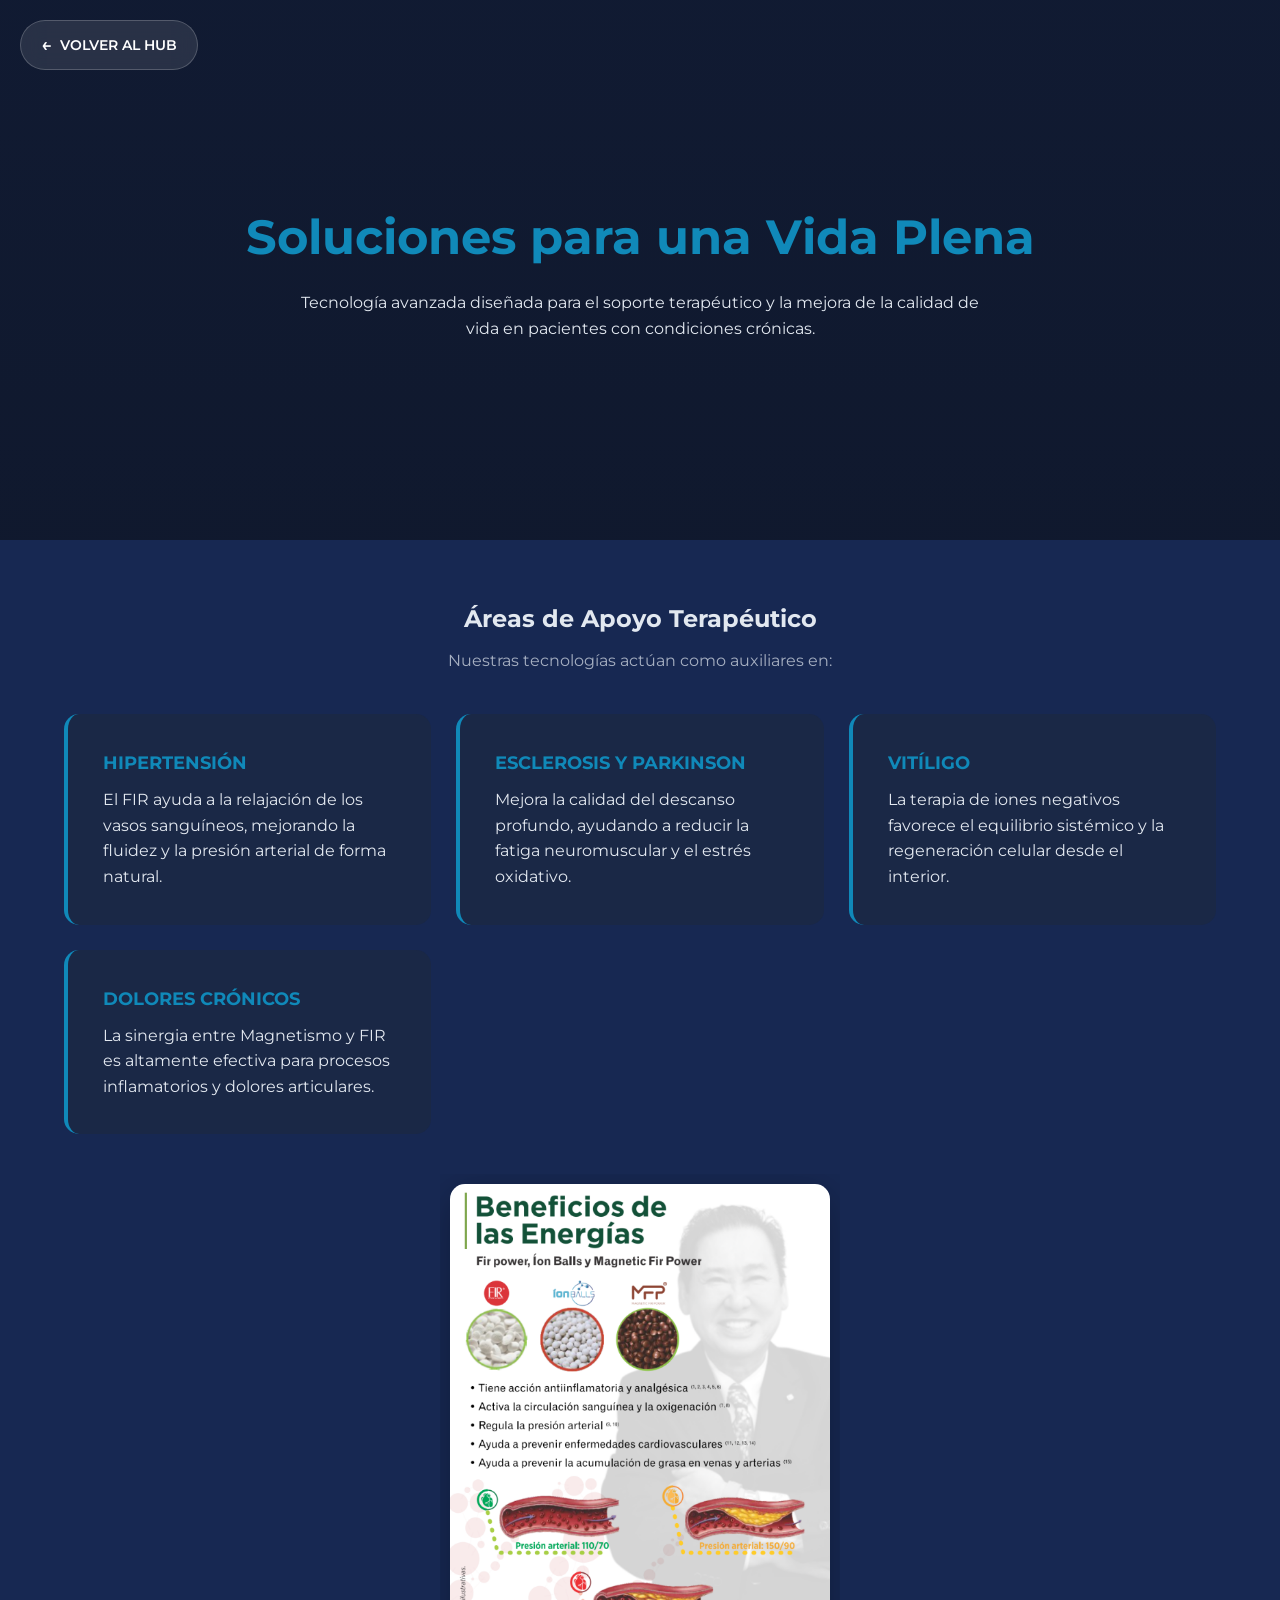
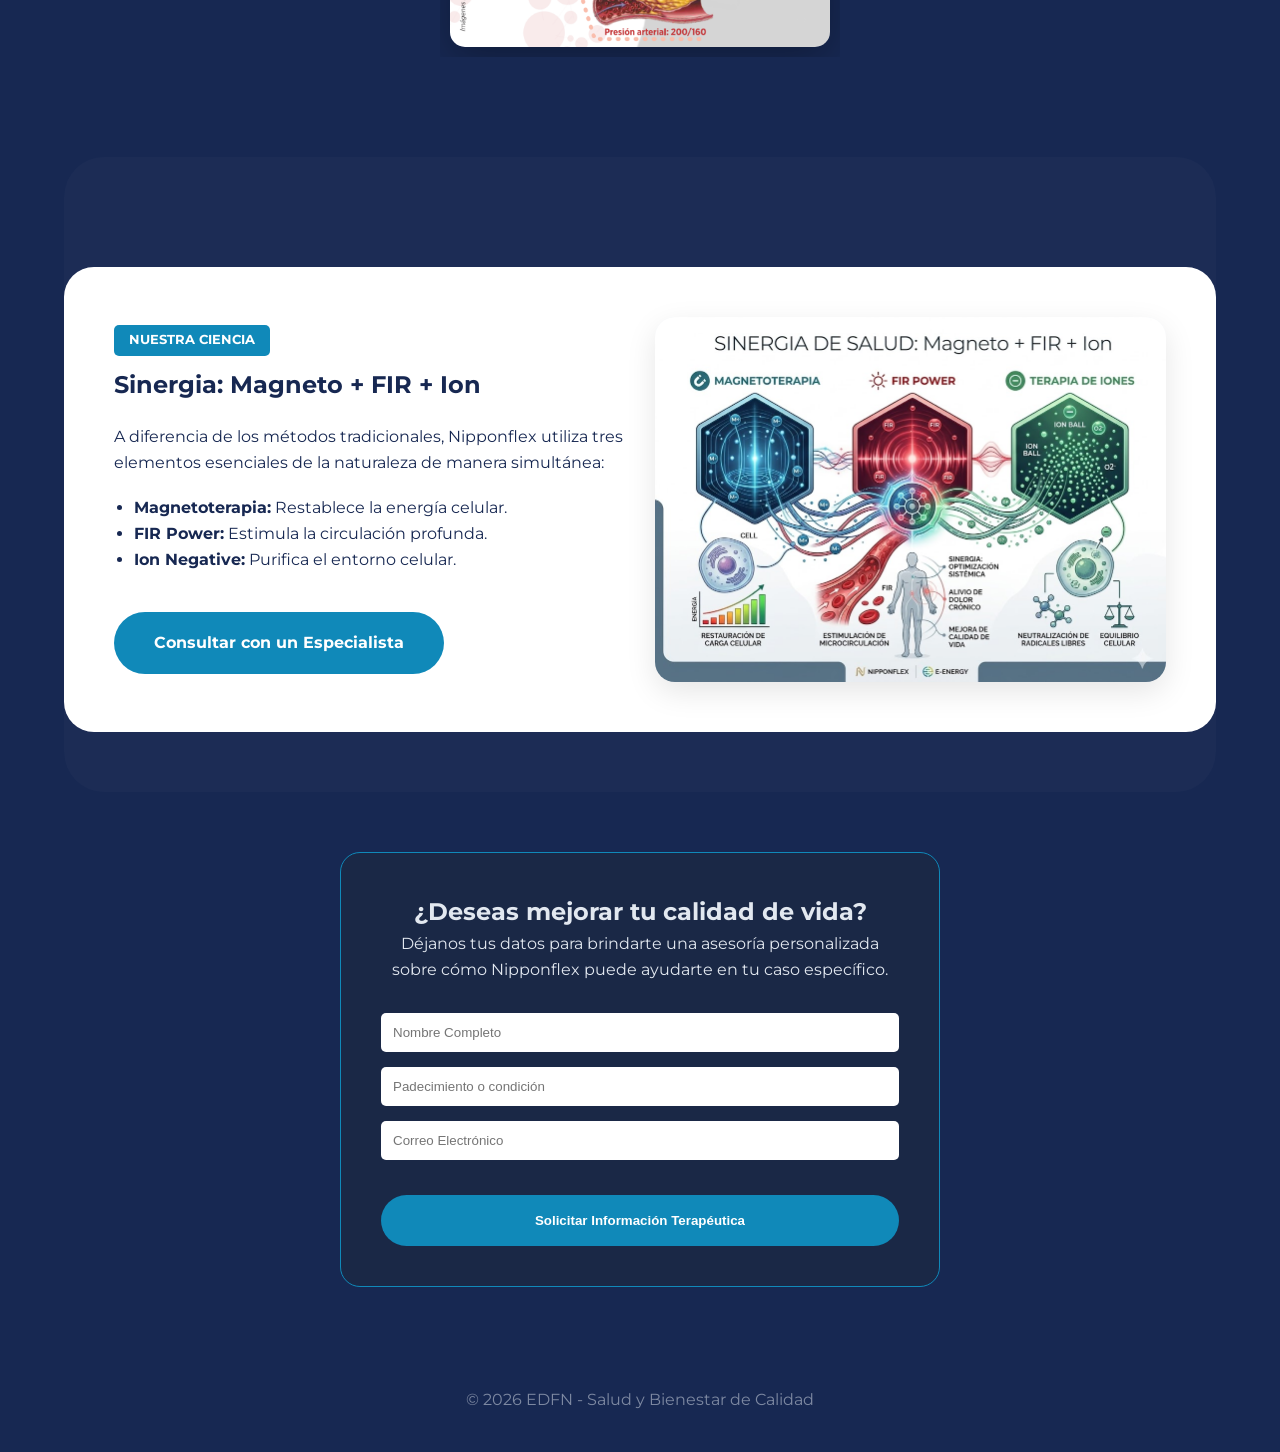
<file: pacientes.html>
<!DOCTYPE html>
<html lang="es">
<head>
    <meta charset="UTF-8">
    <meta name="viewport" content="width=device-width, initial-scale=1.0">
    <title>Nipponflex | Ingeniería en Salud Integral</title>
    <link href="https://fonts.googleapis.com/css2?family=Montserrat:wght@300;400;700;900&display=swap" rel="stylesheet">
    <link href="https://unpkg.com/aos@2.3.1/dist/aos.css" rel="stylesheet">
    <style>

        :root {
            --bg-deep: #172852;
            --bg-card: rgba(30, 41, 59, 0.5);
            --accent-patient: #1089b9; /* Verde Medicina de Calidad */
            --gold-soft: #c5a447;
            --text-main: #e2e8f0;
            --white: #ffffff;
        }

        * { margin: 0; padding: 0; box-sizing: border-box; scroll-behavior: smooth; }

        body {
            font-family: 'Montserrat', sans-serif;
            background-color: var(--bg-deep);
            color: var(--text-main);
            line-height: 1.6;
        }

        .container { width: 90%; max-width: 1200px; margin: 0 auto; padding: 60px 0; }

        /* Botón de Regresar al HUB */
.btn-back-hub {
    position: fixed;
    top: 20px;
    left: 20px;
    z-index: 1000;
    padding: 10px 20px;
    background: rgba(255, 255, 255, 0.1);
    backdrop-filter: blur(10px);
    border: 1px solid rgba(255, 255, 255, 0.2);
    border-radius: 50px;
    color: #ffffff;
    text-decoration: none;
    font-weight: 600;
    font-size: 0.9rem;
    display: flex;
    align-items: center;
    gap: 8px;
    transition: all 0.3s ease;
}

.btn-back-hub:hover {
    background: rgba(255, 255, 255, 0.2);
    transform: translateX(5px);
}

/* Flecha sutil */
.btn-back-hub::before {
    content: '←';
    font-size: 1.1rem;
}

        /* --- Hero Salud --- */
        .hero-health {
            height: 60vh;
            display: flex;
            align-items: center;
            justify-content: center;
            text-align: center;
            background: linear-gradient(rgba(15, 23, 42, 0.8), rgba(15, 23, 42, 0.9)), 
                        url('https://images.unsplash.com/photo-1576091160550-2173dba999ef?q=80&w=1920&auto=format&fit=crop');
            background-size: cover;
            background-position: center;
        }

        .hero-health h1 {
            font-size: clamp(2rem, 5vw, 3rem);
            color: var(--white);
            margin-bottom: 15px;
        }

        /* --- Sección Padecimientos (Grid) --- */
        .disease-grid {
            display: grid;
            grid-template-columns: repeat(auto-fit, minmax(280px, 1fr));
            gap: 25px;
            margin-top: 40px;
        }

        .disease-card {
            background: var(--bg-card);
            padding: 35px;
            border-radius: 15px;
            border-left: 4px solid var(--accent-patient);
            transition: transform 0.3s ease;
        }

        .disease-card:hover {
            transform: scale(1.03);
            background: rgba(16, 185, 129, 0.1);
        }

        .disease-card h3 {
            color: var(--accent-patient);
            margin-bottom: 10px;
            text-transform: uppercase;
            font-size: 1.1rem;
        }

        .disease-card-img {
    display: flex;
    flex-direction: column;
    align-items: center;
    justify-content: center;
    width: 100%; /* Ocupa el ancho disponible */
    max-width: 400px; /* Tamaño más grande para legibilidad */
    margin: 40px auto; /* Centrado horizontal en la página */
    padding: 10px;
    background: transparent; /* Eliminado el fondo de los demás */
    border-left: none; /* Eliminado el borde lateral para limpieza visual */
    border-radius: 0; 
    overflow: hidden;
}

.disease-card-img img {
    width: 100%; /* Ajuste al contenedor grande */
    height: auto;
    display: block;
    border-radius: 15px;
    /* Sombra sutil para dar profundidad sin necesidad de fondo */
    box-shadow: 0 10px 40px rgba(0, 0, 0, 0.3); 
}

        /* --- Sinergia Tecnológica --- */
        .tech-box {
            background: var(--white);
            color: var(--bg-deep);
            padding: 50px;
            border-radius: 30px;
            display: flex;
            flex-wrap: wrap;
            gap: 30px;
            align-items: center;
            margin-top: 50px;
        }

        .tech-text { flex: 1; min-width: 300px; }
        
        .badge {
            display: inline-block;
            background: var(--accent-patient);
            color: white;
            padding: 5px 15px;
            border-radius: 5px;
            font-size: 0.8rem;
            font-weight: 700;
            margin-bottom: 10px;
        }

        /* --- CTA de Salud --- */
        .btn-health {
            display: inline-block;
            padding: 18px 40px;
            background: var(--accent-patient);
            color: white;
            text-decoration: none;
            font-weight: 700;
            border-radius: 50px;
            margin-top: 20px;
            transition: box-shadow 0.3s;
        }

        .btn-health:hover {
            box-shadow: 0 0 20px rgba(16, 185, 129, 0.4);
        }

    </style>
</head>
<body>
    <a href="nipponflex.html" class="btn-back-hub">
    VOLVER AL HUB
</a>

    <header class="hero-health">
        <div class="container" data-aos="fade-down">
            <h1 style="color: var(--accent-patient);">Soluciones para una Vida Plena</h1>
            <p style="max-width: 700px; margin: 0 auto;">Tecnología avanzada diseñada para el soporte terapéutico y la mejora de la calidad de vida en pacientes con condiciones crónicas.</p>
        </div>
    </header>

    <section class="container">
        <h2 style="text-align: center; margin-bottom: 10px;" data-aos="fade-up">Áreas de Apoyo Terapéutico</h2>
        <p style="text-align: center; opacity: 0.7; margin-bottom: 40px;">Nuestras tecnologías actúan como auxiliares en:</p>
        
        <div class="disease-grid">
            <div class="disease-card" data-aos="fade-up" data-aos-delay="100">
                <h3>Hipertensión</h3>
                <p>El FIR ayuda a la relajación de los vasos sanguíneos, mejorando la fluidez y la presión arterial de forma natural.</p>
            </div>
            <div class="disease-card" data-aos="fade-up" data-aos-delay="200">
                <h3>Esclerosis y Parkinson</h3>
                <p>Mejora la calidad del descanso profundo, ayudando a reducir la fatiga neuromuscular y el estrés oxidativo.</p>
            </div>
            <div class="disease-card" data-aos="fade-up" data-aos-delay="300">
                <h3>Vitíligo</h3>
                <p>La terapia de iones negativos favorece el equilibrio sistémico y la regeneración celular desde el interior.</p>
            </div>
            <div class="disease-card" data-aos="fade-up" data-aos-delay="400">
                <h3>Dolores Crónicos</h3>
                <p>La sinergia entre Magnetismo y FIR es altamente efectiva para procesos inflamatorios y dolores articulares.</p>
            </div>
        </div>
        <div style="width: 100%; display: flex; justify-content: center;">
    <div class="disease-card-img" data-aos="zoom-in" data-aos-delay="400">
        <img src="Captura de pantalla 2026-05-11 223148.png" alt="Información detallada de padecimientos">
    </div>
</div>
    </section>

    <section class="container" style="background: rgba(255,255,255,0.02); border-radius: 40px;">
        <div class="tech-box" data-aos="zoom-in">
            <div class="tech-text">
                <span class="badge">NUESTRA CIENCIA</span>
                <h2 style="color: var(--bg-deep); text-align: left; margin-bottom: 20px;">Sinergia: Magneto + FIR + Ion</h2>
                <p>A diferencia de los métodos tradicionales, Nipponflex utiliza tres elementos esenciales de la naturaleza de manera simultánea:</p>
                <ul style="margin: 20px 0; padding-left: 20px;">
                    <li><strong>Magnetoterapia:</strong> Restablece la energía celular.</li>
                    <li><strong>FIR Power:</strong> Estimula la circulación profunda.</li>
                    <li><strong>Ion Negative:</strong> Purifica el entorno celular.</li>
                </ul>
                <a href="#contacto-paciente" class="btn-health">Consultar con un Especialista</a>
            </div>
            <div style="flex: 1; text-align: center;">
    <div style="background: #f1f5f9; min-height: 300px; border-radius: 20px; overflow: hidden; display: flex; align-items: center; justify-content: center; box-shadow: 0 10px 30px rgba(0,0,0,0.1);">
        <img src="e6ca5cc3-ff5d-464a-a5c2-bcdcb93b32cb.jpg" 
             alt="Infografía Técnica Sinergia Nipponflex" 
             style="width: 100%; height: auto; display: block; object-fit: cover;">
    </div> 
</div>
        </div>
    </section>

    <section id="contacto-paciente" class="container" style="text-align: center;">
        <div data-aos="fade-up" style="max-width: 600px; margin: 0 auto; background: var(--bg-card); padding: 40px; border-radius: 20px; border: 1px solid var(--accent-patient);">
            <h2>¿Deseas mejorar tu calidad de vida?</h2>
            <p style="margin-bottom: 30px;">Déjanos tus datos para brindarte una asesoría personalizada sobre cómo Nipponflex puede ayudarte en tu caso específico.</p>
            
            <form action="https://formspree.io/f/xojrrjwg" method="POST" style="display: grid; gap: 15px;">
                <input type="hidden" name="_subject" value="Nueva Consulta de Salud/Paciente">
                <input type="text" name="nombre" placeholder="Nombre Completo" required style="padding: 12px; border-radius: 5px; border: none;">
                <input type="text" name="padecimiento" placeholder="Padecimiento o condición" style="padding: 12px; border-radius: 5px; border: none;">
                <input type="email" name="email" placeholder="Correo Electrónico" required style="padding: 12px; border-radius: 5px; border: none;">
                <button type="submit" class="btn-health" style="border: none; cursor: pointer; width: 100%;">Solicitar Información Terapéutica</button>
            </form>
        </div>
    </section>

    <footer style="text-align: center; padding: 40px; opacity: 0.5;">
        <p>© 2026 EDFN - Salud y Bienestar de Calidad</p>
    </footer>

    <script src="https://unpkg.com/aos@2.3.1/dist/aos.js"></script>
    <script>
        AOS.init({ duration: 1000, once: true });
    </script>
</body>
</html>
</file>
<file: style.css>
/* ==========================================================================
   Variables de Diseño - Paleta de Poder y Confianza
   ========================================================================== */
:root {
    --bg-dark: #000000;
    --bg-card: #6b4141;
    --accent: #0b9ff5;        /* Ámbar/Dorado premium (Innovación) */
    --text-main: #ffffff;     /* Blanco limpio */
    --text-muted: #b1baca;    /* Gris elegante */
    --font-family: 'Inter', sans-serif;
}

* {
    margin: 0;
    padding: 0;
    box-sizing: border-box;
    scroll-behavior: smooth;
}

body {
    background-color: var(--bg-dark);
    color: var(--text-main);
    font-family: var(--font-family);
    line-height: 1.6;
    overflow-x: hidden;
}

/* ==========================================================================
   Navegación
   ========================================================================== */
.navbar {
    position: fixed;
    top: 0;
    width: 100%;
    z-index: 1000;
    background: rgba(0, 24, 41, 0.75);
    backdrop-filter: blur(14px);
    border-bottom: 1px solid rgba(255, 255, 255, 0.04);
}

.nav-container {
    max-width: 1200px;
    margin: 0 auto;
    padding: 1.2rem 2rem;
    display: flex;
    justify-content: space-between;
    align-items: center;
}

.logo {
    color: var(--text-main);
    text-decoration: none;
    font-weight: 800;
    font-size: 1.4rem;
    letter-spacing: 1px;
}

.logo span {
    color: var(--accent);
}

.nav-links {
    display: flex;
    list-style: none;
    gap: 2rem;
}

.nav-links a {
    color: var(--text-muted);
    text-decoration: none;
    font-weight: 500;
    transition: transform .4s cubic-bezier(.16,1,.3,1), border-color .4s, background-color .4s, color .3s;
}

.nav-links a:hover {
    color: var(--accent);
}

/* ==========================================================================
   Estilos de Secciones Generales
   ========================================================================== */
.section {
    padding: 10rem 2rem;
    max-width: 1200px;
    margin: 0 auto;
}

.bg-light {
    background-color: transparent; /* Eliminamos el contenedor ruidoso */
    border-radius: 0;
    padding: 2rem 2rem;
}

.section-title {
    text-align: center;
    font-size: 2.5rem;
    margin-bottom: 4rem;
    font-weight: 700;
    letter-spacing: -0.5px;
}

.section-subtitle {
    text-align: center;
    color: var(--text-muted);
    max-width: 700px;
    margin: -3rem auto 4rem auto;
    font-size: 1.1rem;
}

/* ==========================================================================
   NIVEL 1: Hero Section (Escritorio Base)
   ========================================================================== */
.hero {
    min-height: 100vh;
    display: flex;
    align-items: center;
    justify-content: center;
    text-align: center;
    position: relative;
    background-color: var(--bg-dark); 
    background-image: 
        linear-gradient(
            rgba(5, 5, 5, 0.20), /* 🌟 Bajamos de 0.75 a 0.40 para que la imagen brille más */
            rgba(5, 5, 5, 0.45)  /* 🌟 Bajamos de 0.90 a 0.65 para aclarar la parte baja */
        ),
        url('Gemini_Generated_Image_dbe9l0dbe9l0dbe9.png');
    background-size: contain;       
    background-position: center;    
    background-repeat: no-repeat;   
    overflow: hidden;
}

.hero::before {
    content: '';
    position: absolute;
    inset: 0;
    background: radial-gradient(circle at top, rgba(245, 158, 11, 0.15), transparent 60%);
    pointer-events: none;
}

.hero-content {
    position: relative;
    z-index: 2;
    background: rgba(5, 5, 5, 0.20); 
    border: 1px solid rgba(245, 158, 11, 0.25);
    backdrop-filter: blur(10px);
    -webkit-backdrop-filter: blur(10px);
    padding: 4rem;
    border-radius: 28px;
    max-width: 900px;
    width: 90%; 
    box-shadow: 0 30px 60px rgba(202, 202, 202, 0.473);
}

.hero-content h1 {
    font-size: clamp(2.5rem, 6vw, 5.2rem); 
    font-weight: 900;
    line-height: 1.1;
    letter-spacing: -2px;
    margin-bottom: 1.5rem;
}

.hero-content p {
    font-size: 1.25rem;
    color: var(--text-muted);
    max-width: 700px;
    margin: 0 auto 2.5rem auto;
}

.hero-buttons {
    display: flex;
    gap: 1rem;
    justify-content: center;
}

.text-gradient {
    background: linear-gradient(45deg, var(--accent), #ffedd5);
    -webkit-background-clip: text;
    -webkit-text-fill-color: transparent;
}

/* --- Botones --- */
.btn {
    padding: 0.8rem 2rem;
    font-weight: 600;
    border-radius: 6px;
    text-decoration: none;
    transition: transform .4s cubic-bezier(.16,1,.3,1), border-color .4s, background-color .4s, color .3s;
}

.btn-primary {
    background-color: var(--accent);
    color: #000;
}

.btn-primary:hover {
    transform: translateY(-2px);
    box-shadow: 0 10px 20px rgba(245, 158, 11, 0.2);
}

.btn-secondary {
    border: 2px solid var(--text-muted);
    color: var(--text-main);
}

.btn-secondary:hover {
    border-color: var(--accent);
    color: var(--accent);
}

/* ==========================================================================
   NIVEL 2: Seccion Marcas (Grid Horizontal - Escritorio)
   ========================================================================== */
.brands-grid-horizontal {
    display: grid;
    grid-template-columns: repeat(2, 1fr); 
    gap: 2.5rem; 
    width: 100%;
    max-width: 1200px;
    margin: 0 auto;
}

.brand-card-premium {
    background: linear-gradient(180deg, #0e1116 0%, rgba(10, 12, 16, 0.5) 100%);
    border: 1px solid rgba(255, 255, 255, 0.05);
    border-radius: 20px;
    padding: 2.8rem;
    position: relative;
    display: flex;
    flex-direction: column; 
    gap: 1.2rem;
    text-decoration: none;
    color: inherit;
    cursor: pointer;
    transition: border-color 0.4s, box-shadow 0.6s, transform 0.4s;
    overflow: hidden;
     box-shadow: 0 10px 40px rgba(202, 202, 202, 0.473);
}

.brand-card-premium::before {
    content: '';
    position: absolute;
    inset: 0;
    background: linear-gradient(135deg, rgba(245, 158, 11, 0.08), transparent 30%);
    opacity: 0;
    transition: .4s;
}

.brand-card-premium:hover {
    transform: translateY(-5px);
    border-color: rgba(245, 158, 11, 0.4);
    box-shadow: 0 35px 70px rgba(202, 202, 202, 0.473);
}

.brand-card-premium:hover::before {
    opacity: 1;
}

.brand-badge {
    position: absolute;
    top: 1.5rem;
    right: 1.5rem;
    background-color: rgba(245, 158, 11, 0.1);
    color: var(--accent);
    border: 1px solid rgba(245, 158, 11, 0.3);
    padding: 0.5rem 1.2rem;
    border-radius: 50px;
    font-size: 0.8rem;
    font-weight: 600;
    letter-spacing: 0.5px;
    z-index: 10;
}

.brand-media-box {
    background-color: rgba(0, 0, 0, 0.25);
    border-radius: 12px;
    display: flex;
    align-items: center;
    justify-content: center;
    height: 180px; 
    border: 1px solid rgba(255, 255, 255, 0.05);
    transition: background-color 0.3s, border-color 0.3s;
    margin-top: 1rem;
    padding: 1.5rem; 
    overflow: hidden;
}

.brand-card-premium:hover .brand-media-box {
    background-color: rgba(0, 0, 0, 0.4);
    border-color: rgba(245, 158, 11, 0.2);
}

.brand-logo-img {
    max-width: 100%;
    max-height: 100%;
    object-fit: contain;
    filter: brightness(0.9) grayscale(20%);
    transition: filter 0.3s, transform 0.3s;
}

.brand-card-premium:hover .brand-logo-img {
    filter: brightness(1) grayscale(0%);
    transform: scale(1.03);
}

.brand-placeholder-icon {
    font-size: 4rem;
    color: rgba(255, 255, 255, 0.12);
    transition: color 0.3s, transform 0.3s;
}

.brand-card-premium:hover .brand-placeholder-icon {
    color: var(--accent);
    transform: scale(1.05);
}

.brand-content-box h3 {
    font-size: 1.6rem;
    font-weight: 700;
    margin-bottom: 0.5rem;
    color: var(--text-main);
    line-height: 1.3;
}

.brand-tagline {
    color: var(--accent);
    font-weight: 600;
    font-size: 1rem;
    margin-bottom: 1.2rem;
}

.brand-description {
    color: var(--text-muted);
    font-size: 0.95rem;
    line-height: 1.6;
    margin-bottom: 1.2rem;
    text-align: left;
}

.brand-features {
    display: flex;
    flex-wrap: wrap;
    gap: 0.8rem;
}

.brand-features span {
    font-size: 0.85rem;
    font-weight: 500;
    background-color: rgba(255, 255, 255, 0.03);
    padding: 0.5rem 1rem;
    border-radius: 8px;
    display: flex;
    align-items: center;
    gap: 0.5rem;
    border: 1px solid rgba(255, 255, 255, 0.06);
}

.brand-features i {
    color: var(--accent);
}

/* ==========================================================================
   NIVEL 3: Grid de Emprendimientos (Cards Secundaria)
   ========================================================================== */
.grid-container {
    display: grid;
    grid-template-columns: repeat(auto-fit, minmax(300px, 1fr));
    gap: 1.8rem;
}

.card {
    background-color: rgba(15, 17, 21, 0.4); 
    padding: 2.2rem;
    border-radius: 12px;
    border: 1px solid rgba(255, 255, 255, 0.02); 
    transition: transform .4s cubic-bezier(.16,1,.3,1), border-color .4s, background-color .4s;
}

.card-icon {
    font-size: 1.8rem;
    color: var(--text-muted); 
    margin-bottom: 1.2rem;
    transition: color 0.3s ease;
}

.card:hover {
    transform: translateY(-3px);
    background-color: #0f1115;
    border-color: rgba(255, 255, 255, 0.1); 
}

.card:hover .card-icon {
    color: var(--text-main); 
}

.card h3 {
    margin-bottom: 1rem;
    font-size: 1.4rem;
}

.card p {
    color: var(--text-muted);
}

/* ==========================================================================
   NIVEL 4: Contadores / Logros (Stats)
   ========================================================================== */
.stats-container {
    display: flex;
    justify-content: space-around;
    flex-wrap: wrap;
    gap: 3rem;
    text-align: center;
}

.stat-item {
    font-size: 2.2rem; 
    font-weight: 700;
    color: rgba(243, 244, 246, 0.85); 
}

.stat-plus {
    color: rgba(245, 158, 11, 0.6); 
}

.stat-item p {
    font-size: 0.95rem; 
    color: rgba(156, 163, 175, 0.7);
    font-weight: 400;
    margin-top: 0.4rem;
}

/* ==========================================================================
   NIVEL 5: Habilidades (Skills)
   ========================================================================== */
.skills-container {
    display: flex;
    flex-wrap: wrap;
    gap: 0.6rem;
    justify-content: center;
    max-width: 700px; 
    margin: 0 auto;
}

.skill-tag {
    background-color: rgba(255, 255, 255, 0.02); 
    padding: 0.6rem 1.2rem;
    border-radius: 50px;
    font-size: 0.88rem; 
    color: rgba(156, 163, 175, 0.8);
    font-weight: 400;
    border: 1px solid rgba(255, 255, 255, 0.03);
    transition: all 0.3s ease;
}

.skill-tag:hover {
    background-color: rgba(255, 255, 255, 0.05);
    color: var(--text-main);
    border-color: rgba(255, 255, 255, 0.1);
}

/* --- EFECTOS DE ANIMACIÓN CON SCROLL --- */
.scroll-reveal {
    opacity: 0;
    transform: translateY(40px);
    transition: opacity 0.8s ease-out, transform 0.8s ease-out;
}

.scroll-reveal.active {
    opacity: 1;
    transform: translateY(0);
}


/* ==========================================================================
   MEDIA QUERIES (Se ubican estrictamente al final del archivo)
   ========================================================================== */

/* --- TABLETS Y LAPTOPS PEQUEÑAS (992px) --- */
@media (max-width: 992px) {
    .brands-grid-horizontal {
        grid-template-columns: 1fr;
        gap: 2.5rem;
        max-width: 650px; 
        margin: 0 auto;
    }

    .brand-card-premium {
        padding: 2.2rem 2rem;
        border-radius: 20px;
    }

    .brand-badge {
        position: absolute;
        top: 1.2rem;
        right: 1.2rem;
        font-size: 0.75rem;
        padding: 0.4rem 0.9rem;
    }

    .brand-media-box {
        margin-top: 1.5rem; 
        height: 150px;
        padding: 1.2rem;
    }

    .brand-logo-img {
        max-width: 80%;
        max-height: 80%;
    }

    .brand-content-box h3 {
        font-size: 1.45rem;
        margin-bottom: 0.3rem;
    }

    .brand-tagline {
        color: rgba(245, 158, 11, 0.9);
        font-size: 0.95rem;
        margin-bottom: 1rem;
    }

    .brand-description {
        font-size: 0.92rem;
        line-height: 1.6;
        text-align: left;
        color: var(--text-muted);
    }

    .brand-features {
        gap: 0.6rem;
    }

    .brand-features span {
        font-size: 0.78rem;
        padding: 0.45rem 0.8rem;
        border-radius: 8px;
    }
}

/* --- MÓVIL (768px) --- */
@media (max-width: 768px) {
    .hero {
        background-size: cover; 
        background-position: center center;
    }
    
    .hero-content {
        padding: 2.5rem 1.5rem; 
        border-radius: 20px;
        width: 92%;
    }

    .hero-content p {
        font-size: 1rem; 
        margin-bottom: 1.8rem;
    }

    .hero-buttons {
        flex-direction: column; 
        gap: 0.8rem;
        width: 100%;
    }

    .btn {
        width: 100%; 
        padding: 0.9rem 1.5rem;
    }

    .brands-grid-horizontal {
        gap: 1.8rem;
        padding: 0 0.5rem; 
    }

    .brand-card-premium {
        padding: 1.6rem;
        border-radius: 16px;
    }

    .brand-badge {
        position: static;
        display: inline-flex;
        align-self: flex-start;
        margin-bottom: 0.5rem;
        font-size: 0.7rem;
        padding: 0.35rem 0.8rem;
    }

    .brand-media-box {
        margin-top: 0;
        height: 120px;
        border-radius: 10px;
        padding: 1rem;
    }

    .brand-logo-img {
        max-width: 90%;
        max-height: 90%;
    }

    .brand-content-box h3 {
        font-size: 1.25rem;
    }

    .brand-tagline {
        font-size: 0.88rem;
    }

    .brand-description {
        font-size: 0.88rem;
        line-height: 1.5;
    }

    .brand-features {
        flex-direction: column;
        align-items: stretch;
        gap: 0.5rem;
    }

    .brand-features span {
        width: 100%;
        justify-content: center;
        font-size: 0.8rem;
        padding: 0.5rem;
    }
}

/* ==========================================================================
   Sección de Contacto (Formulario de Alianzas)
   ========================================================================== */
.contact-container {
    max-width: 650px;
    width: 100%;
    margin: 0 auto;
    padding: 0 1rem;
}

.contact-form {
    background: linear-gradient(180deg, #0e1116 0%, rgba(10, 12, 16, 0.4) 100%);
    border: 1px solid rgba(255, 255, 255, 0.05);
    border-radius: 24px;
    padding: 3rem;
    display: flex;
    flex-direction: column;
    gap: 1.8rem;
    box-shadow: 0 20px 40px rgba(0, 0, 0, 0.4);
}

.form-group {
    display: flex;
    flex-direction: column;
    gap: 0.6rem;
    text-align: left;
}

.form-group label {
    font-size: 0.9rem;
    font-weight: 600;
    color: var(--text-main);
    letter-spacing: 0.5px;
}

.form-group input,
.form-group textarea {
    background: rgba(5, 5, 5, 0.6);
    border: 1px solid rgba(255, 255, 255, 0.08);
    border-radius: 10px;
    padding: 1rem 1.2rem;
    color: var(--text-main);
    font-family: var(--font-family);
    font-size: 0.95rem;
    outline: none;
    transition: all 0.3s ease;
}

/* Efecto de enfoque interactivo premium (Dorado/Ámbar) */
.form-group input:focus,
.form-group textarea:focus {
    border-color: var(--accent);
    box-shadow: 0 0 12px rgba(245, 158, 11, 0.15);
    background: rgba(15, 17, 21, 0.8);
}

/* Cambiar el color del texto de sugerencia (Placeholder) */
.form-group input::placeholder,
.form-group textarea::placeholder {
    color: rgba(156, 163, 175, 0.4);
}

/* Ajuste específico para el botón de envío */
.btn-submit {
    width: 100%;
    cursor: pointer;
    border: none;
    font-size: 1rem;
    padding: 1rem;
    margin-top: 0.5rem;
}

/* --- Adaptabilidad en celulares para el formulario --- */
@media (max-width: 768px) {
    .contact-form {
        padding: 2rem 1.5rem;
        border-radius: 16px;
        gap: 1.4rem;
    }
    
    .form-group input,
    .form-group textarea {
        padding: 0.85rem 1rem;
        font-size: 0.9rem;
    }
}
</file>
